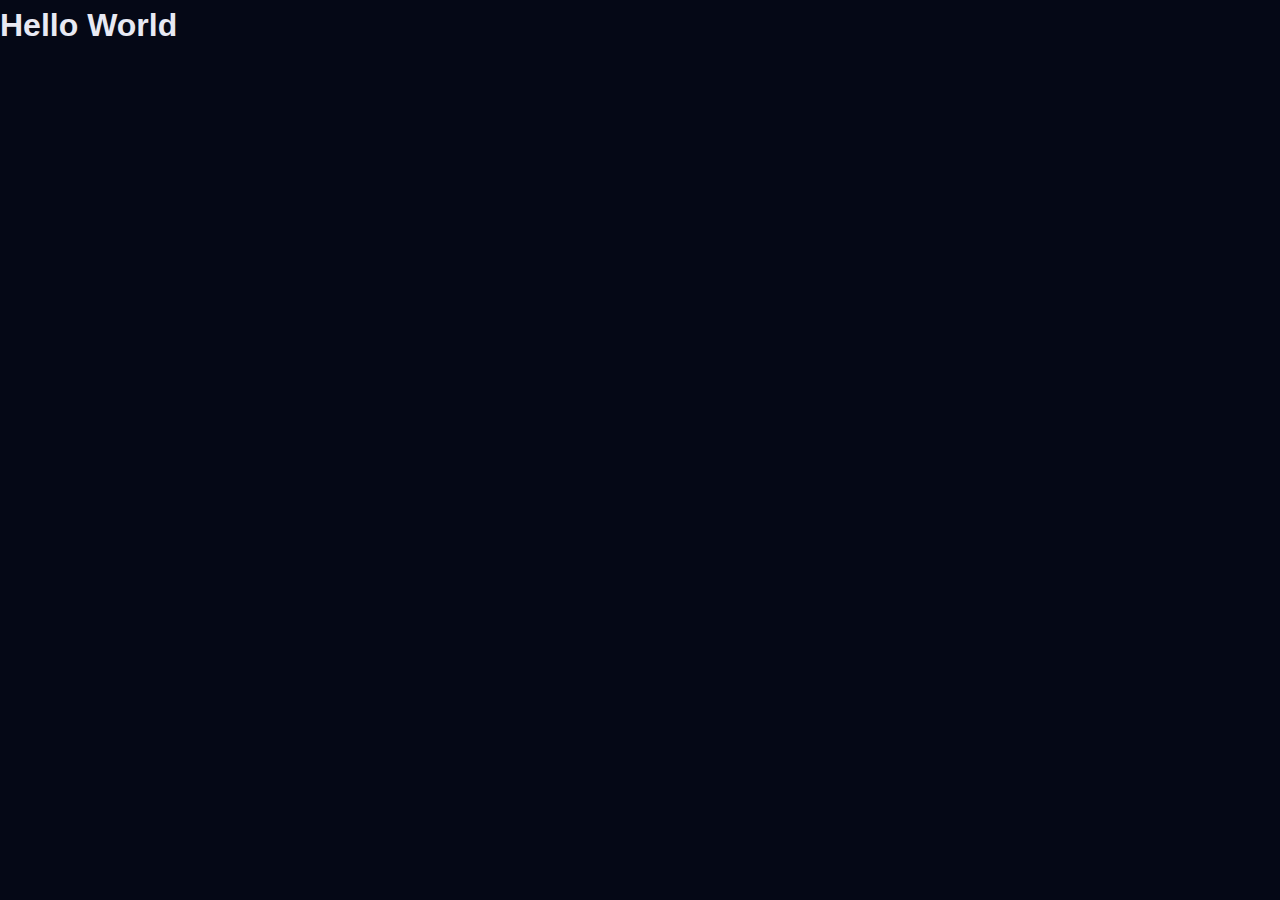
<file: index.html>
<!DOCTYPE html>
<html lang="en">
<head>
    <meta charset="UTF-8">
    <meta name="viewport" content="width=device-width, initial-scale=1.0">
    <link rel="stylesheet" href="styles.css">
    <title>Document</title>
</head>
<body>
    <h1>Hello World</h1>
</body>
</html>
</file>
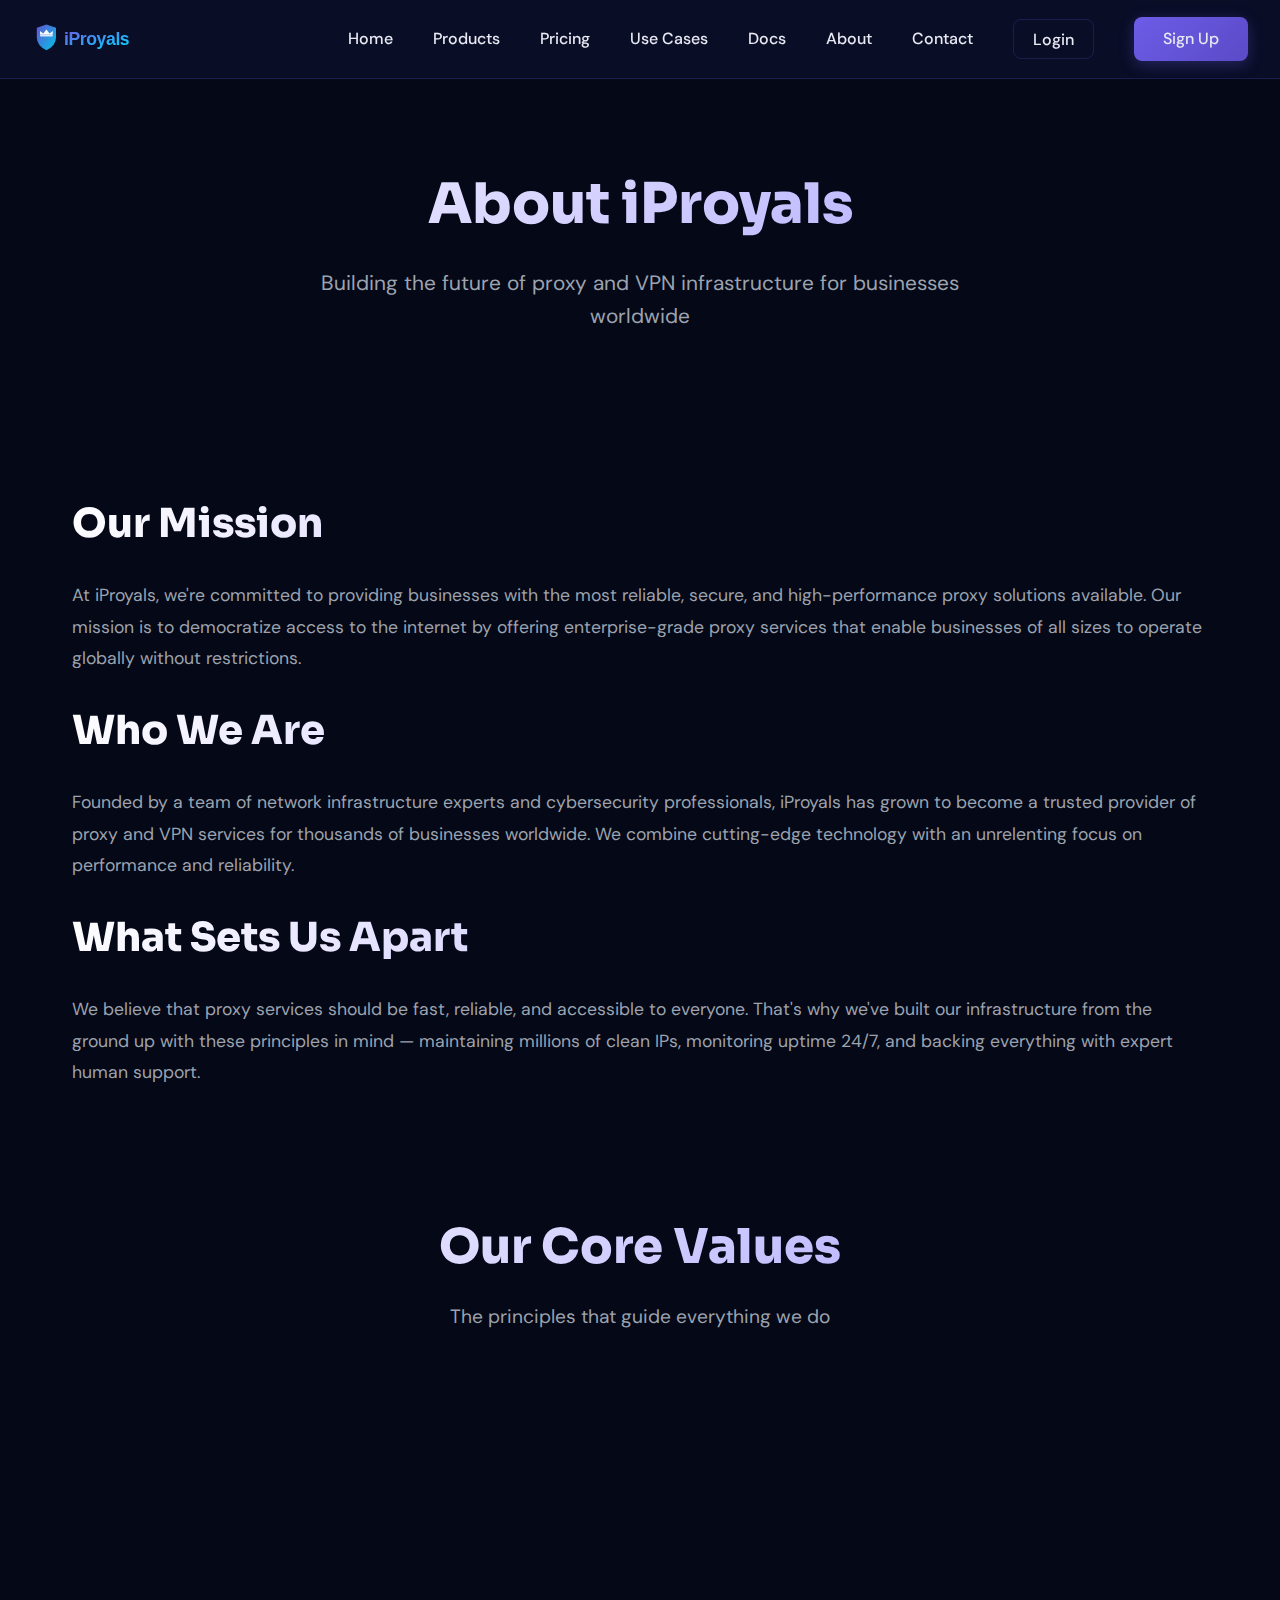
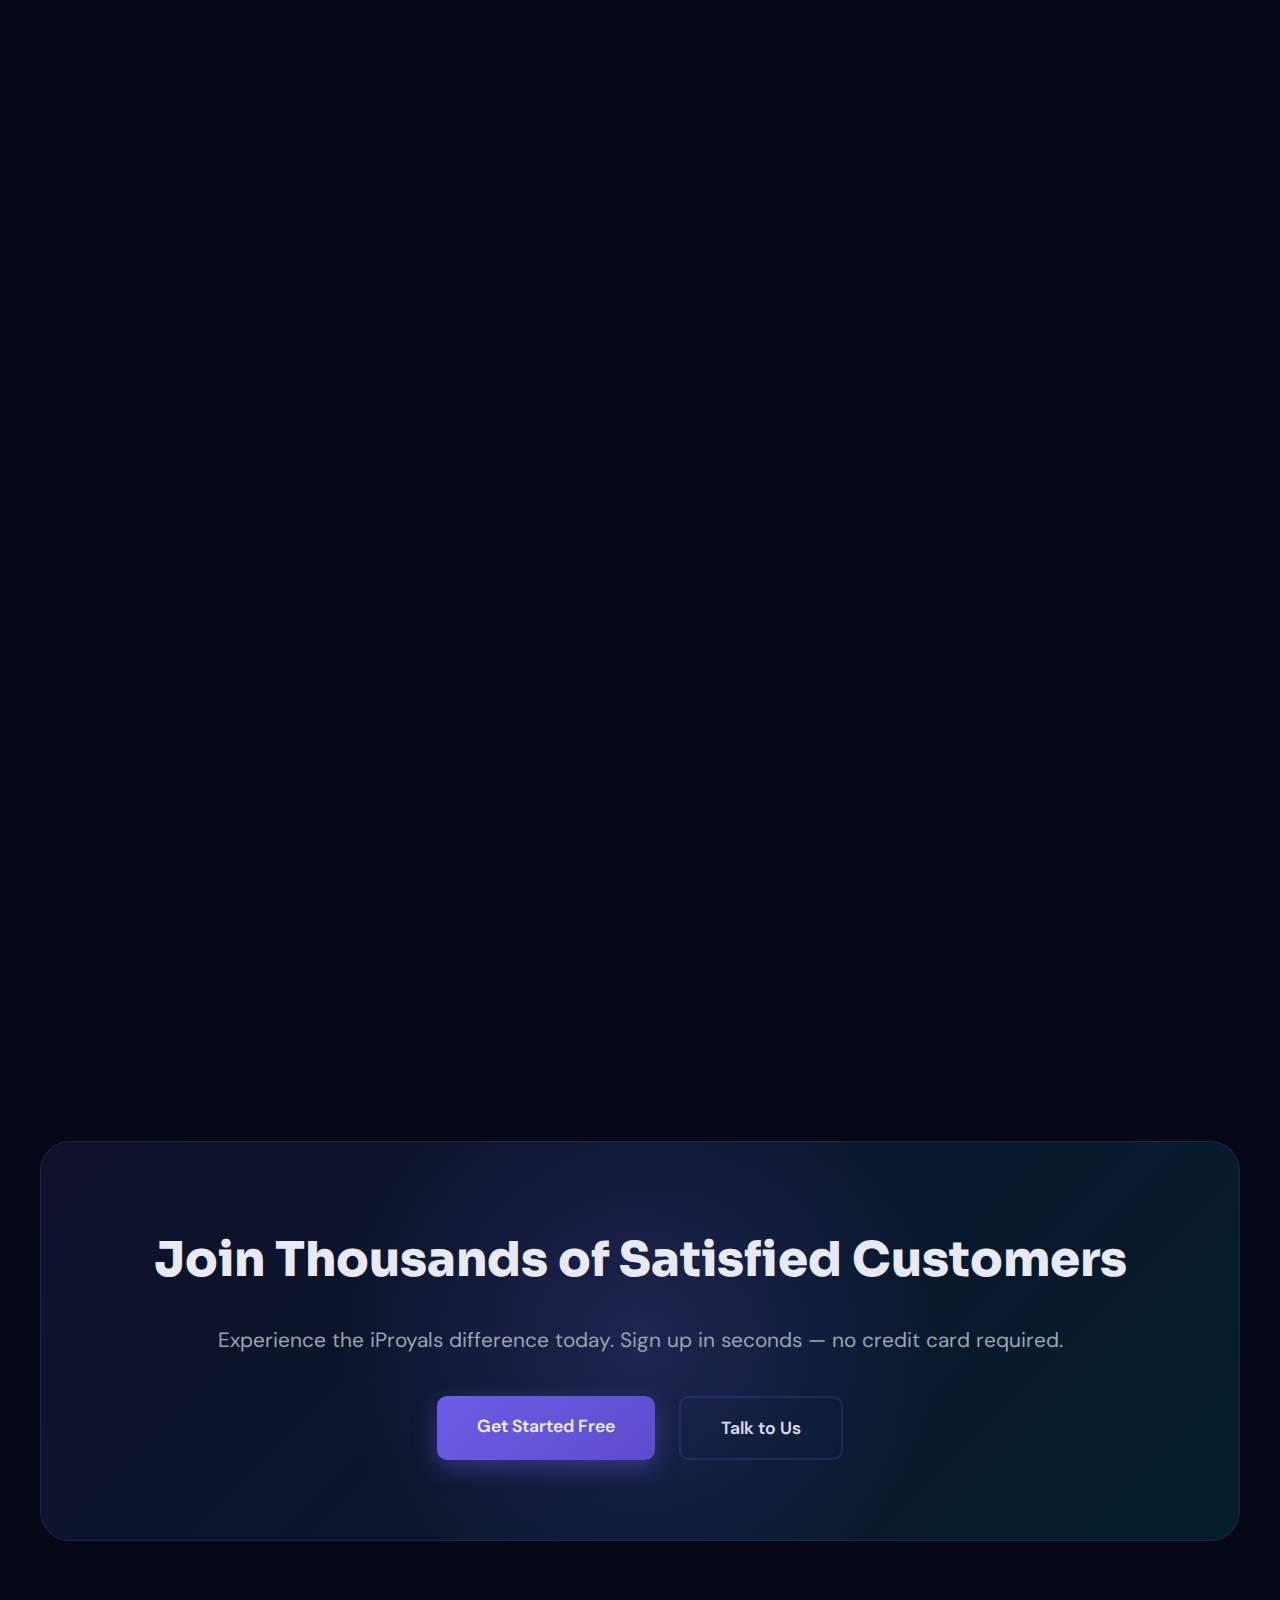
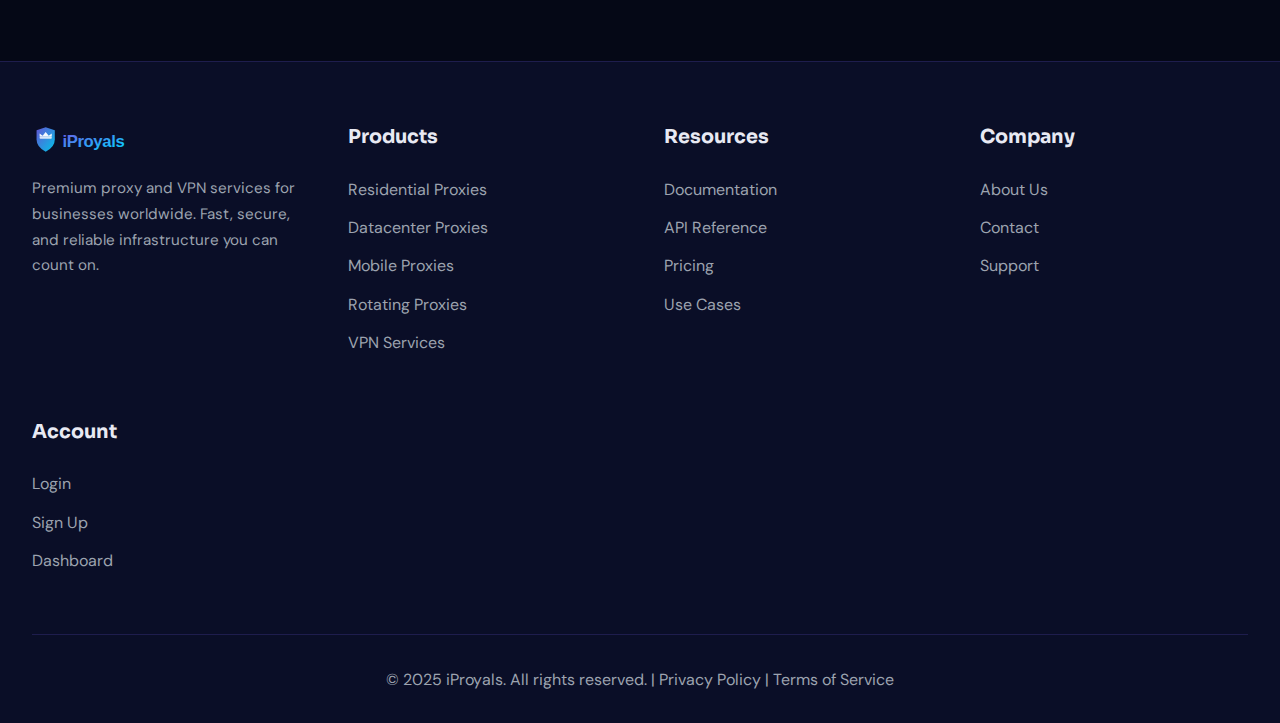
<file: about.html>
<!DOCTYPE html>
<html lang="en">
<head>
    <meta charset="UTF-8">
    <meta name="viewport" content="width=device-width, initial-scale=1.0">
    <meta name="description" content="About iProyals - Learn about our mission, values, and the team behind premium proxy services.">
    <title>About Us - iProyals</title>
    <link rel="icon" href="favicon.svg" type="image/svg+xml">
    <link rel="preconnect" href="https://fonts.googleapis.com">
    <link rel="preconnect" href="https://fonts.gstatic.com" crossorigin>
    <link href="https://fonts.googleapis.com/css2?family=Sora:wght@300;400;600;700;800&family=DM+Sans:wght@400;500;700&display=swap" rel="stylesheet">
    <link rel="stylesheet" href="styles.css">
</head>
<body>

    <!-- Navigation -->
    <nav>
        <div class="nav-container">
            <a href="index.html" class="logo-container">
                <img src="logo.svg" alt="iProyals Logo" class="logo-image">
            </a>
            <button class="mobile-menu-toggle" aria-label="Toggle menu">
                <span>☰</span>
            </button>
            <ul class="nav-menu">
                <li><a href="index.html">Home</a></li>
                <li><a href="products.html">Products</a></li>
                <li><a href="pricing.html">Pricing</a></li>
                <li><a href="use-cases.html">Use Cases</a></li>
                <li><a href="documentation.html">Docs</a></li>
                <li><a href="about.html">About</a></li>
                <li><a href="contact.html">Contact</a></li>
                <li><a href="https://myaccount.iproyals.shop/" class="nav-login">Login</a></li>
                <li><a href="https://myaccount.iproyals.shop/" class="cta-button">Sign Up</a></li>
            </ul>
        </div>
    </nav>

    <!-- Page Hero -->
    <div class="page-hero">
        <h1>About iProyals</h1>
        <p>Building the future of proxy and VPN infrastructure for businesses worldwide</p>
    </div>

    <!-- Mission Section -->
    <section class="content-section">
        <h2>Our Mission</h2>
        <p>At iProyals, we're committed to providing businesses with the most reliable, secure, and high-performance proxy solutions available. Our mission is to democratize access to the internet by offering enterprise-grade proxy services that enable businesses of all sizes to operate globally without restrictions.</p>

        <h2>Who We Are</h2>
        <p>Founded by a team of network infrastructure experts and cybersecurity professionals, iProyals has grown to become a trusted provider of proxy and VPN services for thousands of businesses worldwide. We combine cutting-edge technology with an unrelenting focus on performance and reliability.</p>

        <h2>What Sets Us Apart</h2>
        <p>We believe that proxy services should be fast, reliable, and accessible to everyone. That's why we've built our infrastructure from the ground up with these principles in mind — maintaining millions of clean IPs, monitoring uptime 24/7, and backing everything with expert human support.</p>
    </section>

    <!-- Values Grid -->
    <section>
        <h2 class="section-title">Our Core Values</h2>
        <p class="section-subtitle">The principles that guide everything we do</p>
        <div class="features-grid">
            <div class="feature-card">
                <div class="feature-icon">⚡</div>
                <h3>Performance First</h3>
                <p>Our globally distributed network ensures lightning-fast connections with minimal latency wherever you need to connect.</p>
            </div>
            <div class="feature-card">
                <div class="feature-icon">🔒</div>
                <h3>Security by Design</h3>
                <p>Military-grade encryption and a strict no-logs policy keep your data private and your operations secure.</p>
            </div>
            <div class="feature-card">
                <div class="feature-icon">🌍</div>
                <h3>Global Coverage</h3>
                <p>With presence in 195+ countries, we provide truly global access to the internet with pinpoint geo-targeting.</p>
            </div>
            <div class="feature-card">
                <div class="feature-icon">💎</div>
                <h3>Premium Quality</h3>
                <p>Every proxy is tested and verified to ensure maximum reliability and performance. We retire IPs that underperform.</p>
            </div>
            <div class="feature-card">
                <div class="feature-icon">🎯</div>
                <h3>Customer Focused</h3>
                <p>Our dedicated support team is available 24/7 to help you succeed — real people, not bots, with expertise that matters.</p>
            </div>
            <div class="feature-card">
                <div class="feature-icon">🚀</div>
                <h3>Innovation Driven</h3>
                <p>We continuously invest in new technologies and protocols to stay ahead of the curve and ahead of detection.</p>
            </div>
        </div>
    </section>

    <!-- Stats Section -->
    <div class="stats">
        <div class="stat-card">
            <div class="stat-number">10M+</div>
            <div class="stat-label">IP Addresses</div>
        </div>
        <div class="stat-card">
            <div class="stat-number">195+</div>
            <div class="stat-label">Countries</div>
        </div>
        <div class="stat-card">
            <div class="stat-number">99.9%</div>
            <div class="stat-label">Uptime</div>
        </div>
        <div class="stat-card">
            <div class="stat-number">5K+</div>
            <div class="stat-label">Happy Clients</div>
        </div>
    </div>

    <!-- CTA Section -->
    <section class="cta-section">
        <h2>Join Thousands of Satisfied Customers</h2>
        <p>Experience the iProyals difference today. Sign up in seconds — no credit card required.</p>
        <div class="hero-buttons">
            <a href="https://myaccount.iproyals.shop/" class="btn-primary">Get Started Free</a>
            <a href="contact.html" class="btn-secondary">Talk to Us</a>
        </div>
    </section>

    <!-- Footer -->
    <footer>
        <div class="footer-content">
            <div class="footer-section footer-brand">
                <a href="index.html" class="logo-container">
                    <img src="logo.svg" alt="iProyals" class="footer-logo">
                </a>
                <p>Premium proxy and VPN services for businesses worldwide. Fast, secure, and reliable infrastructure you can count on.</p>
            </div>
            <div class="footer-section">
                <h4>Products</h4>
                <ul>
                    <li><a href="products.html#residential">Residential Proxies</a></li>
                    <li><a href="products.html#datacenter">Datacenter Proxies</a></li>
                    <li><a href="products.html#mobile">Mobile Proxies</a></li>
                    <li><a href="products.html#rotating">Rotating Proxies</a></li>
                    <li><a href="products.html#vpn">VPN Services</a></li>
                </ul>
            </div>
            <div class="footer-section">
                <h4>Resources</h4>
                <ul>
                    <li><a href="documentation.html">Documentation</a></li>
                    <li><a href="documentation.html#api">API Reference</a></li>
                    <li><a href="pricing.html">Pricing</a></li>
                    <li><a href="use-cases.html">Use Cases</a></li>
                </ul>
            </div>
            <div class="footer-section">
                <h4>Company</h4>
                <ul>
                    <li><a href="about.html">About Us</a></li>
                    <li><a href="contact.html">Contact</a></li>
                    <li><a href="contact.html">Support</a></li>
                </ul>
            </div>
            <div class="footer-section">
                <h4>Account</h4>
                <ul>
                    <li><a href="https://myaccount.iproyals.shop/">Login</a></li>
                    <li><a href="https://myaccount.iproyals.shop/">Sign Up</a></li>
                    <li><a href="https://myaccount.iproyals.shop/">Dashboard</a></li>
                </ul>
            </div>
        </div>
        <div class="footer-bottom">
            <p>&copy; 2025 iProyals. All rights reserved. | <a href="#">Privacy Policy</a> | <a href="#">Terms of Service</a></p>
        </div>
    </footer>

    <script src="main.js"></script>
</body>
</html>
</file>
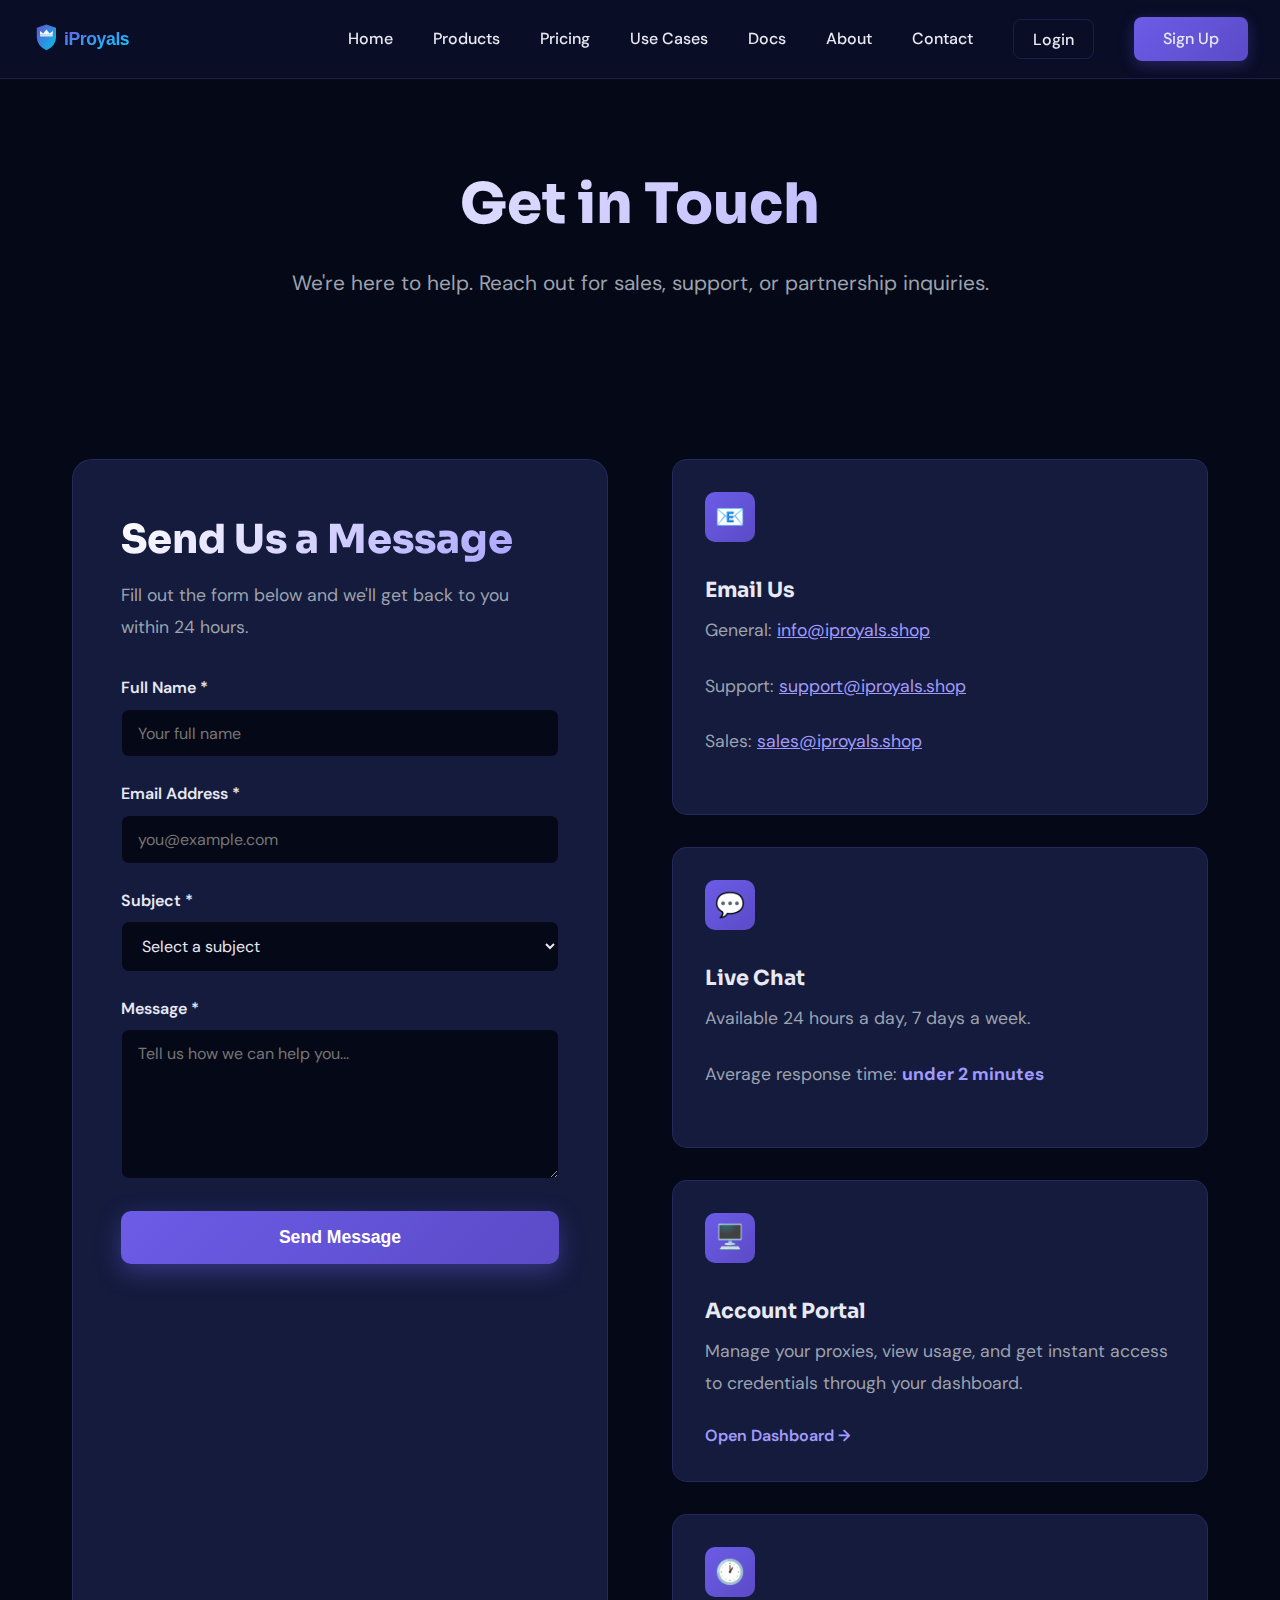
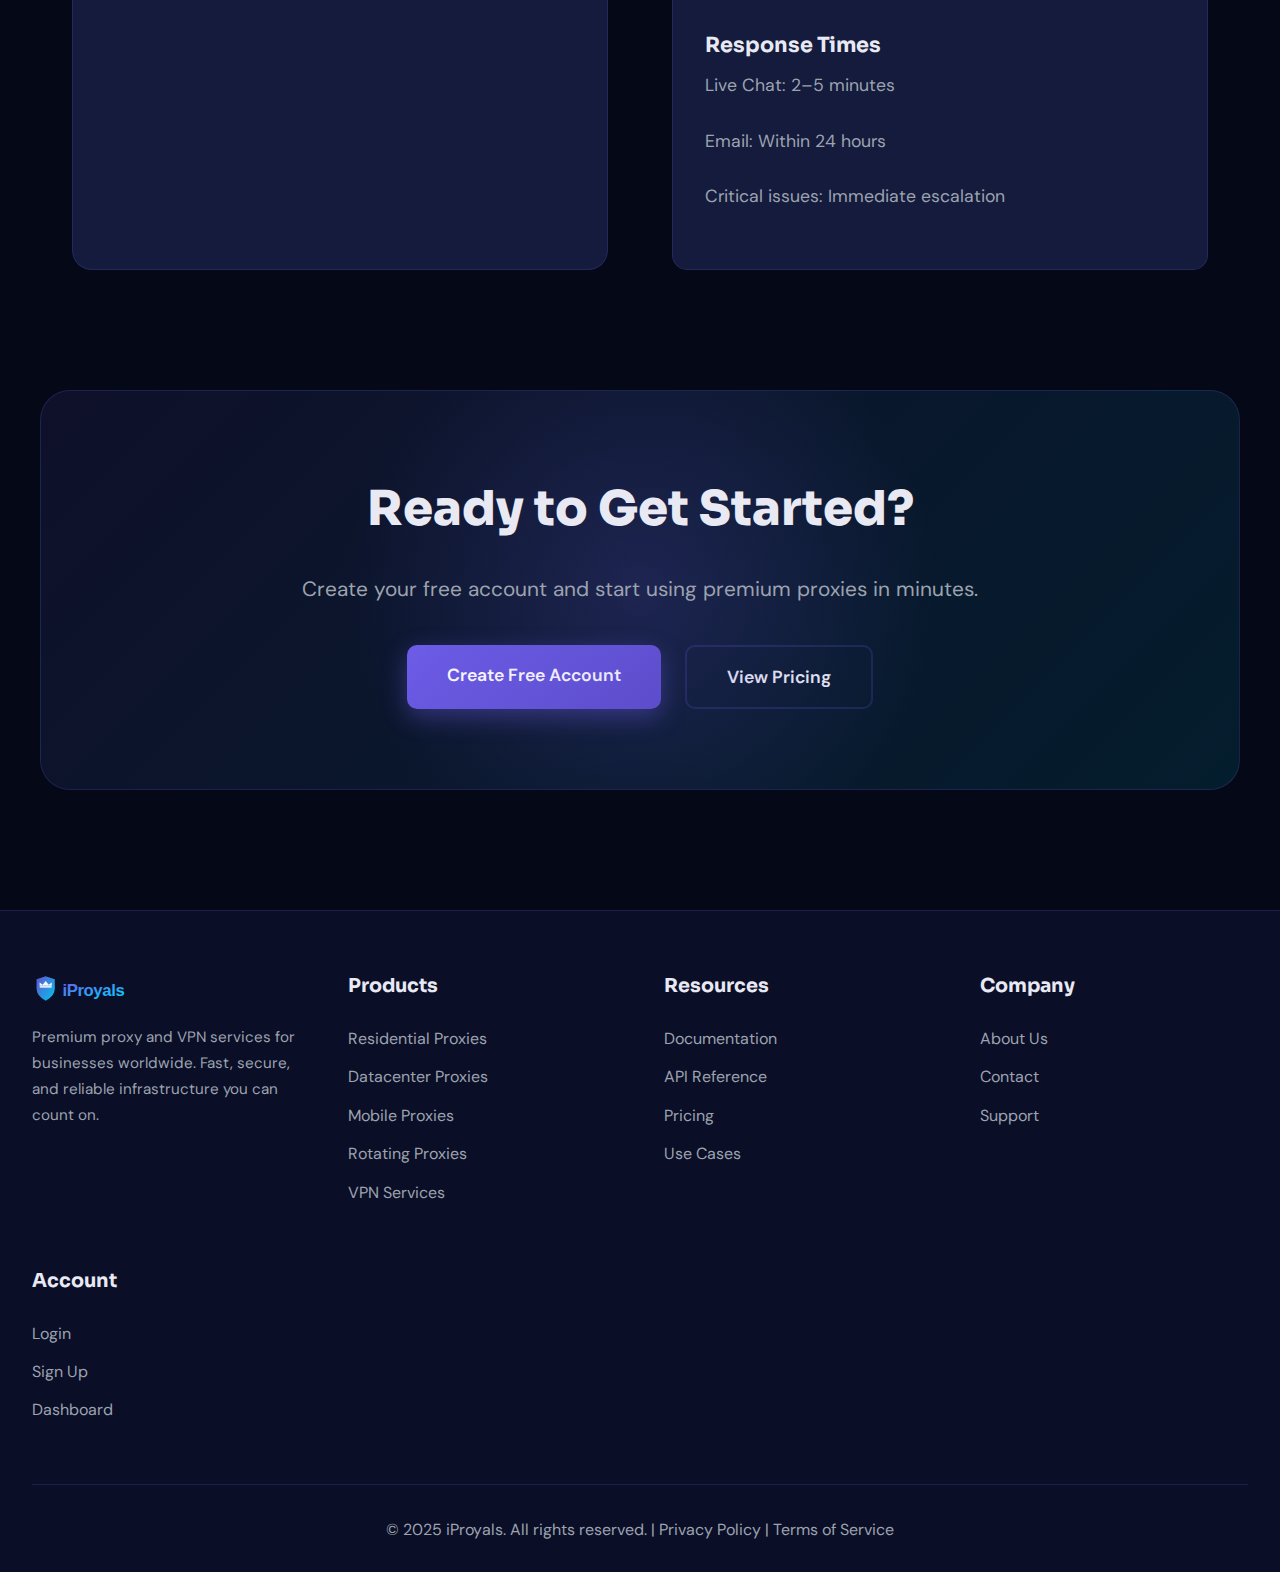
<file: contact.html>
<!DOCTYPE html>
<html lang="en">
<head>
    <meta charset="UTF-8">
    <meta name="viewport" content="width=device-width, initial-scale=1.0">
    <meta name="description" content="Contact iProyals - Get in touch with our expert team for support, sales, and partnerships.">
    <title>Contact Us - iProyals</title>
    <link rel="icon" href="favicon.svg" type="image/svg+xml">
    <link rel="preconnect" href="https://fonts.googleapis.com">
    <link rel="preconnect" href="https://fonts.gstatic.com" crossorigin>
    <link href="https://fonts.googleapis.com/css2?family=Sora:wght@300;400;600;700;800&family=DM+Sans:wght@400;500;700&display=swap" rel="stylesheet">
    <link rel="stylesheet" href="styles.css">
</head>
<body>

    <!-- Navigation -->
    <nav>
        <div class="nav-container">
            <a href="index.html" class="logo-container">
                <img src="logo.svg" alt="iProyals Logo" class="logo-image">
            </a>
            <button class="mobile-menu-toggle" aria-label="Toggle menu">
                <span>☰</span>
            </button>
            <ul class="nav-menu">
                <li><a href="index.html">Home</a></li>
                <li><a href="products.html">Products</a></li>
                <li><a href="pricing.html">Pricing</a></li>
                <li><a href="use-cases.html">Use Cases</a></li>
                <li><a href="documentation.html">Docs</a></li>
                <li><a href="about.html">About</a></li>
                <li><a href="contact.html">Contact</a></li>
                <li><a href="https://myaccount.iproyals.shop/" class="nav-login" target="_blank" rel="noopener">Login</a></li>
                <li><a href="https://myaccount.iproyals.shop/" class="cta-button" target="_blank" rel="noopener">Sign Up</a></li>
            </ul>
        </div>
    </nav>

    <!-- Page Hero -->
    <div class="page-hero">
        <h1>Get in Touch</h1>
        <p>We're here to help. Reach out for sales, support, or partnership inquiries.</p>
    </div>

    <!-- Contact Grid -->
    <section class="content-section">
        <div class="contact-grid">
            <div class="contact-form">
                <h2 style="margin-bottom: 0.5rem;">Send Us a Message</h2>
                <p style="color: var(--text-gray); margin-bottom: 2rem;">Fill out the form below and we'll get back to you within 24 hours.</p>
                <form>
                    <div class="form-group">
                        <label for="name">Full Name *</label>
                        <input type="text" id="name" name="name" placeholder="Your full name" required>
                    </div>
                    <div class="form-group">
                        <label for="email">Email Address *</label>
                        <input type="email" id="email" name="email" placeholder="you@example.com" required>
                    </div>
                    <div class="form-group">
                        <label for="subject">Subject *</label>
                        <select id="subject" name="subject" required>
                            <option value="">Select a subject</option>
                            <option value="sales">Sales Inquiry</option>
                            <option value="support">Technical Support</option>
                            <option value="billing">Billing Question</option>
                            <option value="partnership">Partnership Opportunity</option>
                            <option value="other">Other</option>
                        </select>
                    </div>
                    <div class="form-group">
                        <label for="message">Message *</label>
                        <textarea id="message" name="message" placeholder="Tell us how we can help you..." required></textarea>
                    </div>
                    <button type="submit" class="btn-primary" style="width:100%;">Send Message</button>
                </form>
            </div>

            <div class="contact-info">
                <div class="info-card">
                    <div class="info-icon">📧</div>
                    <h3>Email Us</h3>
                    <p>General: <a href="mailto:info@iproyals.shop" style="color:var(--primary-light);">info@iproyals.shop</a></p>
                    <p>Support: <a href="mailto:support@iproyals.shop" style="color:var(--primary-light);">support@iproyals.shop</a></p>
                    <p>Sales: <a href="mailto:sales@iproyals.shop" style="color:var(--primary-light);">sales@iproyals.shop</a></p>
                </div>

                <div class="info-card">
                    <div class="info-icon">💬</div>
                    <h3>Live Chat</h3>
                    <p>Available 24 hours a day, 7 days a week.</p>
                    <p style="margin-top:0.5rem;">Average response time: <strong style="color:var(--primary-light);">under 2 minutes</strong></p>
                </div>

                <div class="info-card">
                    <div class="info-icon">🖥️</div>
                    <h3>Account Portal</h3>
                    <p>Manage your proxies, view usage, and get instant access to credentials through your dashboard.</p>
                    <a href="https://myaccount.iproyals.shop/" target="_blank" rel="noopener" style="color: var(--primary-light); text-decoration: none; font-weight:600;">Open Dashboard →</a>
                </div>

                <div class="info-card">
                    <div class="info-icon">🕐</div>
                    <h3>Response Times</h3>
                    <p>Live Chat: 2–5 minutes</p>
                    <p>Email: Within 24 hours</p>
                    <p>Critical issues: Immediate escalation</p>
                </div>
            </div>
        </div>
    </section>

    <!-- CTA Section -->
    <section class="cta-section">
        <h2>Ready to Get Started?</h2>
        <p>Create your free account and start using premium proxies in minutes.</p>
        <div class="hero-buttons">
            <a href="https://myaccount.iproyals.shop/" class="btn-primary" target="_blank" rel="noopener">Create Free Account</a>
            <a href="pricing.html" class="btn-secondary">View Pricing</a>
        </div>
    </section>

    <!-- Footer -->
    <footer>
        <div class="footer-content">
            <div class="footer-section footer-brand">
                <a href="index.html" class="logo-container">
                    <img src="logo.svg" alt="iProyals" class="footer-logo">
                </a>
                <p>Premium proxy and VPN services for businesses worldwide. Fast, secure, and reliable infrastructure you can count on.</p>
            </div>
            <div class="footer-section">
                <h4>Products</h4>
                <ul>
                    <li><a href="products.html#residential">Residential Proxies</a></li>
                    <li><a href="products.html#datacenter">Datacenter Proxies</a></li>
                    <li><a href="products.html#mobile">Mobile Proxies</a></li>
                    <li><a href="products.html#rotating">Rotating Proxies</a></li>
                    <li><a href="products.html#vpn">VPN Services</a></li>
                </ul>
            </div>
            <div class="footer-section">
                <h4>Resources</h4>
                <ul>
                    <li><a href="documentation.html">Documentation</a></li>
                    <li><a href="documentation.html#api">API Reference</a></li>
                    <li><a href="pricing.html">Pricing</a></li>
                    <li><a href="use-cases.html">Use Cases</a></li>
                </ul>
            </div>
            <div class="footer-section">
                <h4>Company</h4>
                <ul>
                    <li><a href="about.html">About Us</a></li>
                    <li><a href="contact.html">Contact</a></li>
                    <li><a href="contact.html">Support</a></li>
                </ul>
            </div>
            <div class="footer-section">
                <h4>Account</h4>
                <ul>
                    <li><a href="https://myaccount.iproyals.shop/" target="_blank" rel="noopener">Login</a></li>
                    <li><a href="https://myaccount.iproyals.shop/" target="_blank" rel="noopener">Sign Up</a></li>
                    <li><a href="https://myaccount.iproyals.shop/" target="_blank" rel="noopener">Dashboard</a></li>
                </ul>
            </div>
        </div>
        <div class="footer-bottom">
            <p>&copy; 2025 iProyals. All rights reserved. | <a href="#">Privacy Policy</a> | <a href="#">Terms of Service</a></p>
        </div>
    </footer>

    <script src="main.js"></script>
</body>
</html>
</file>
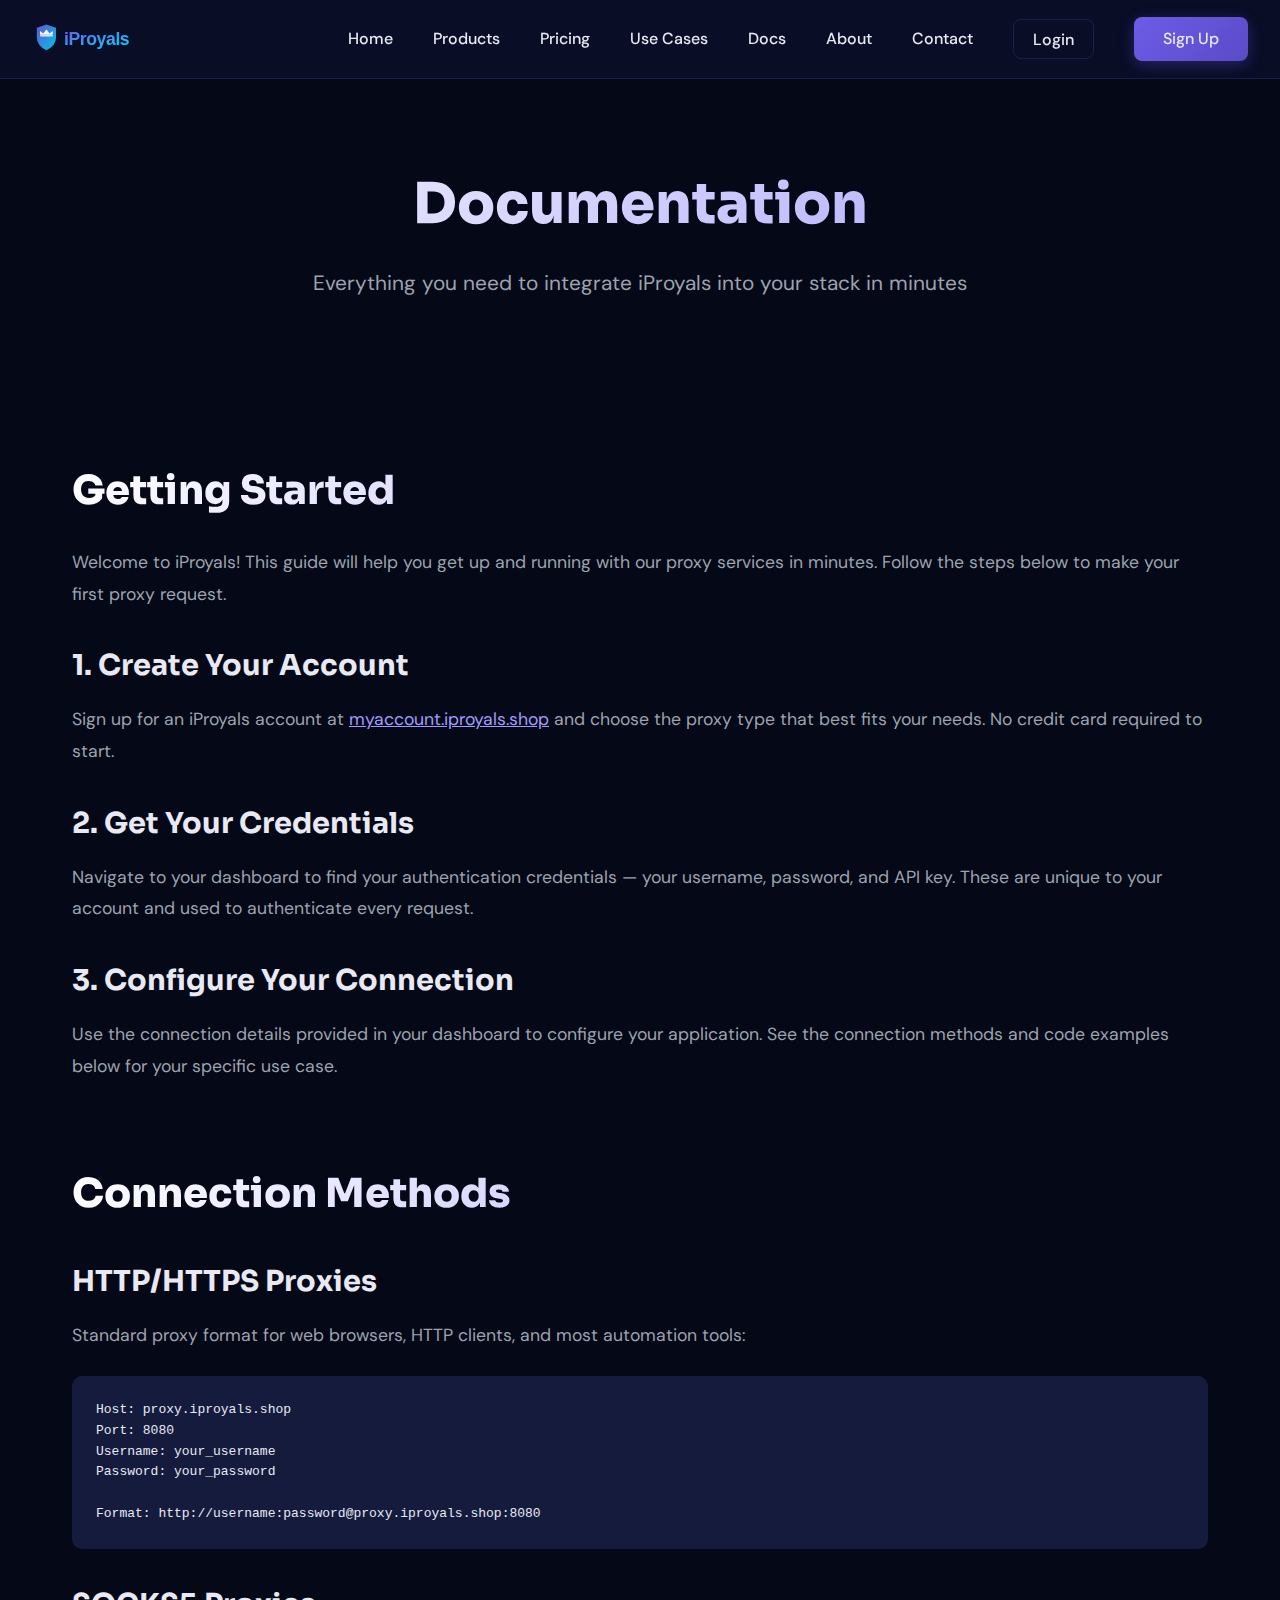
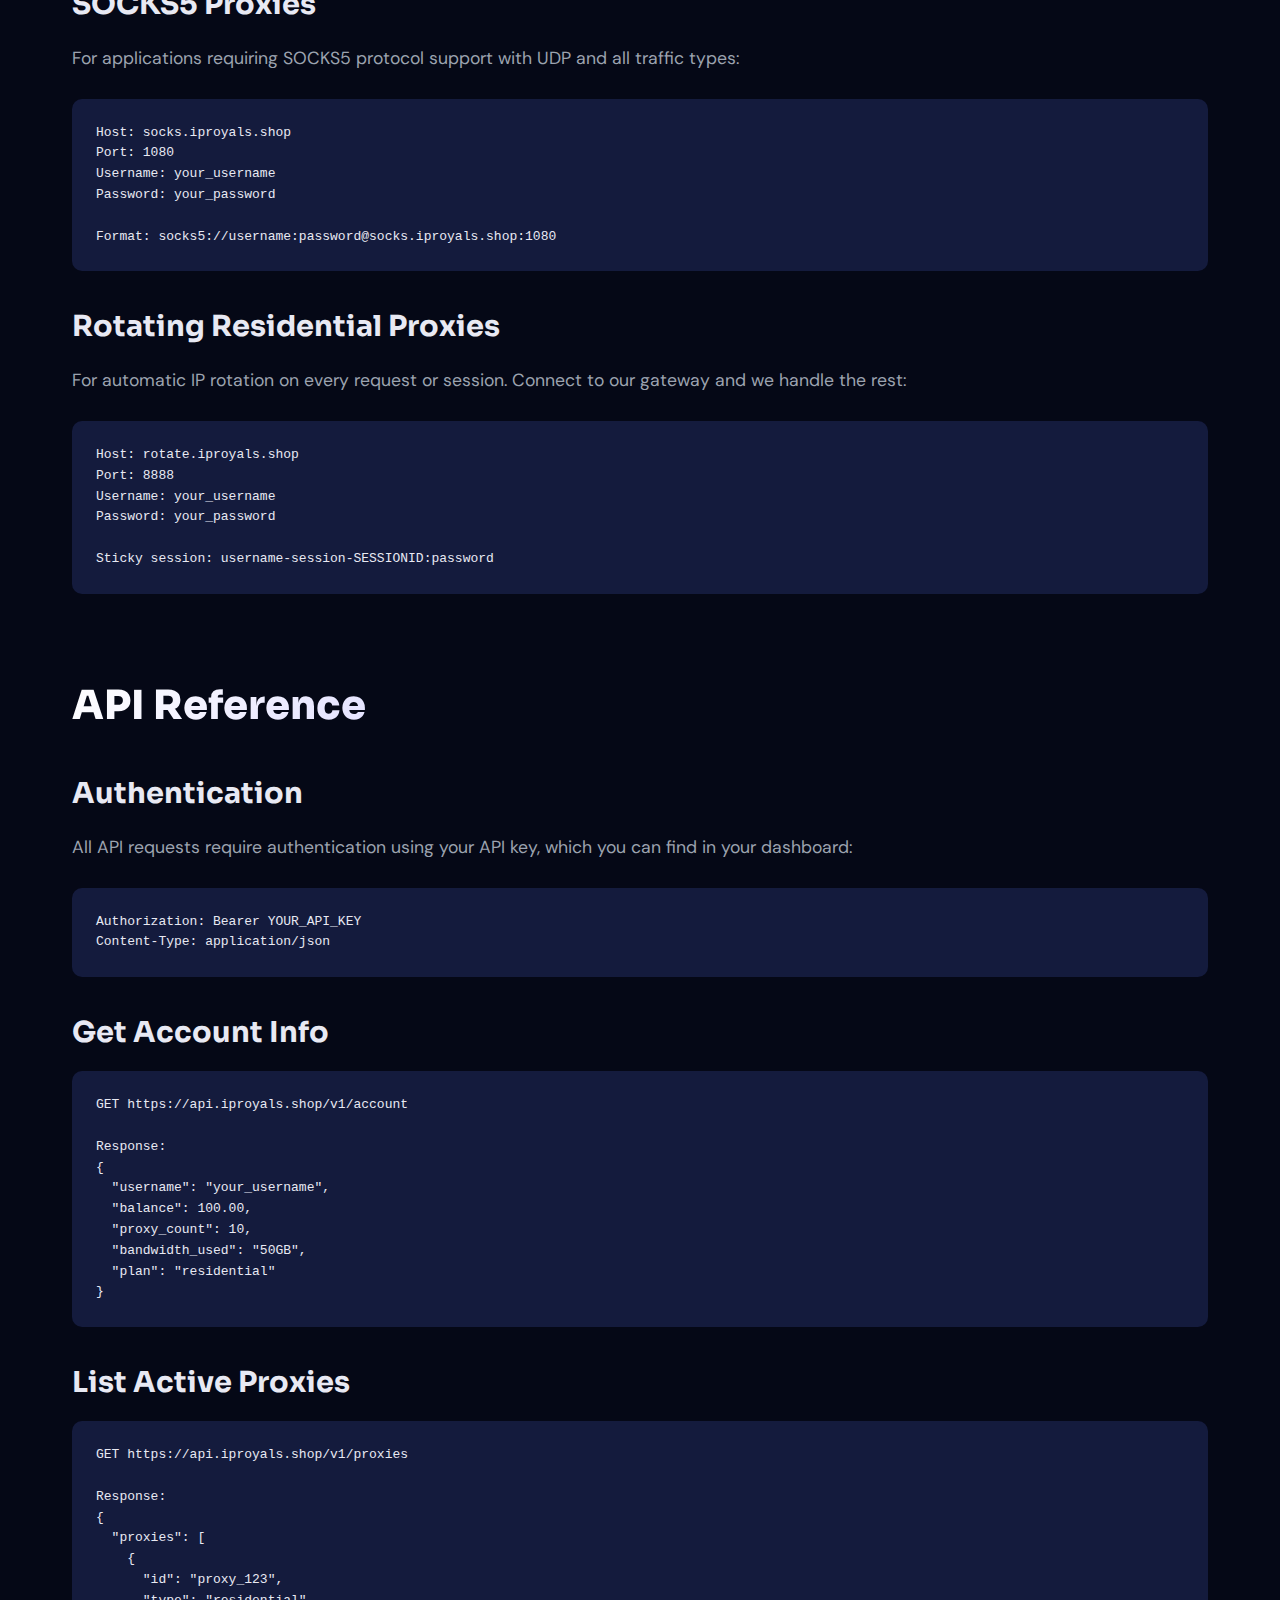
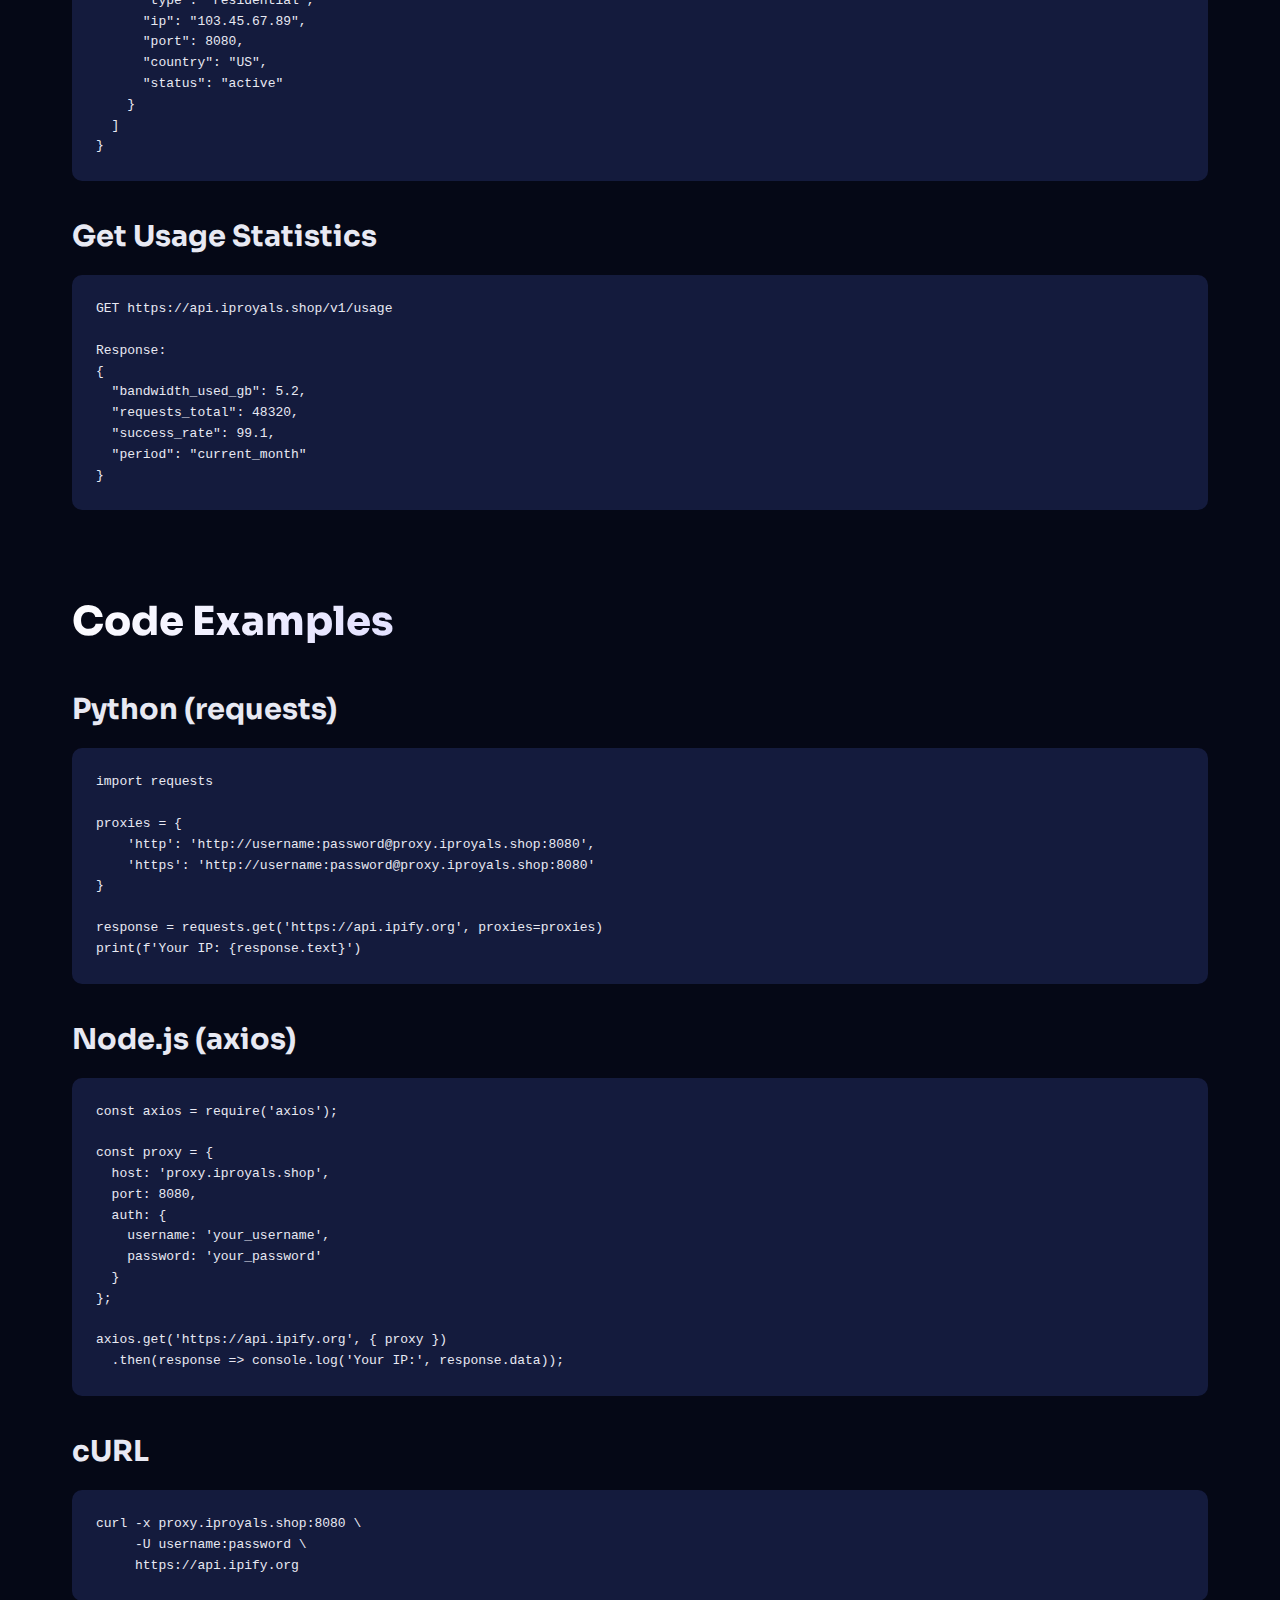
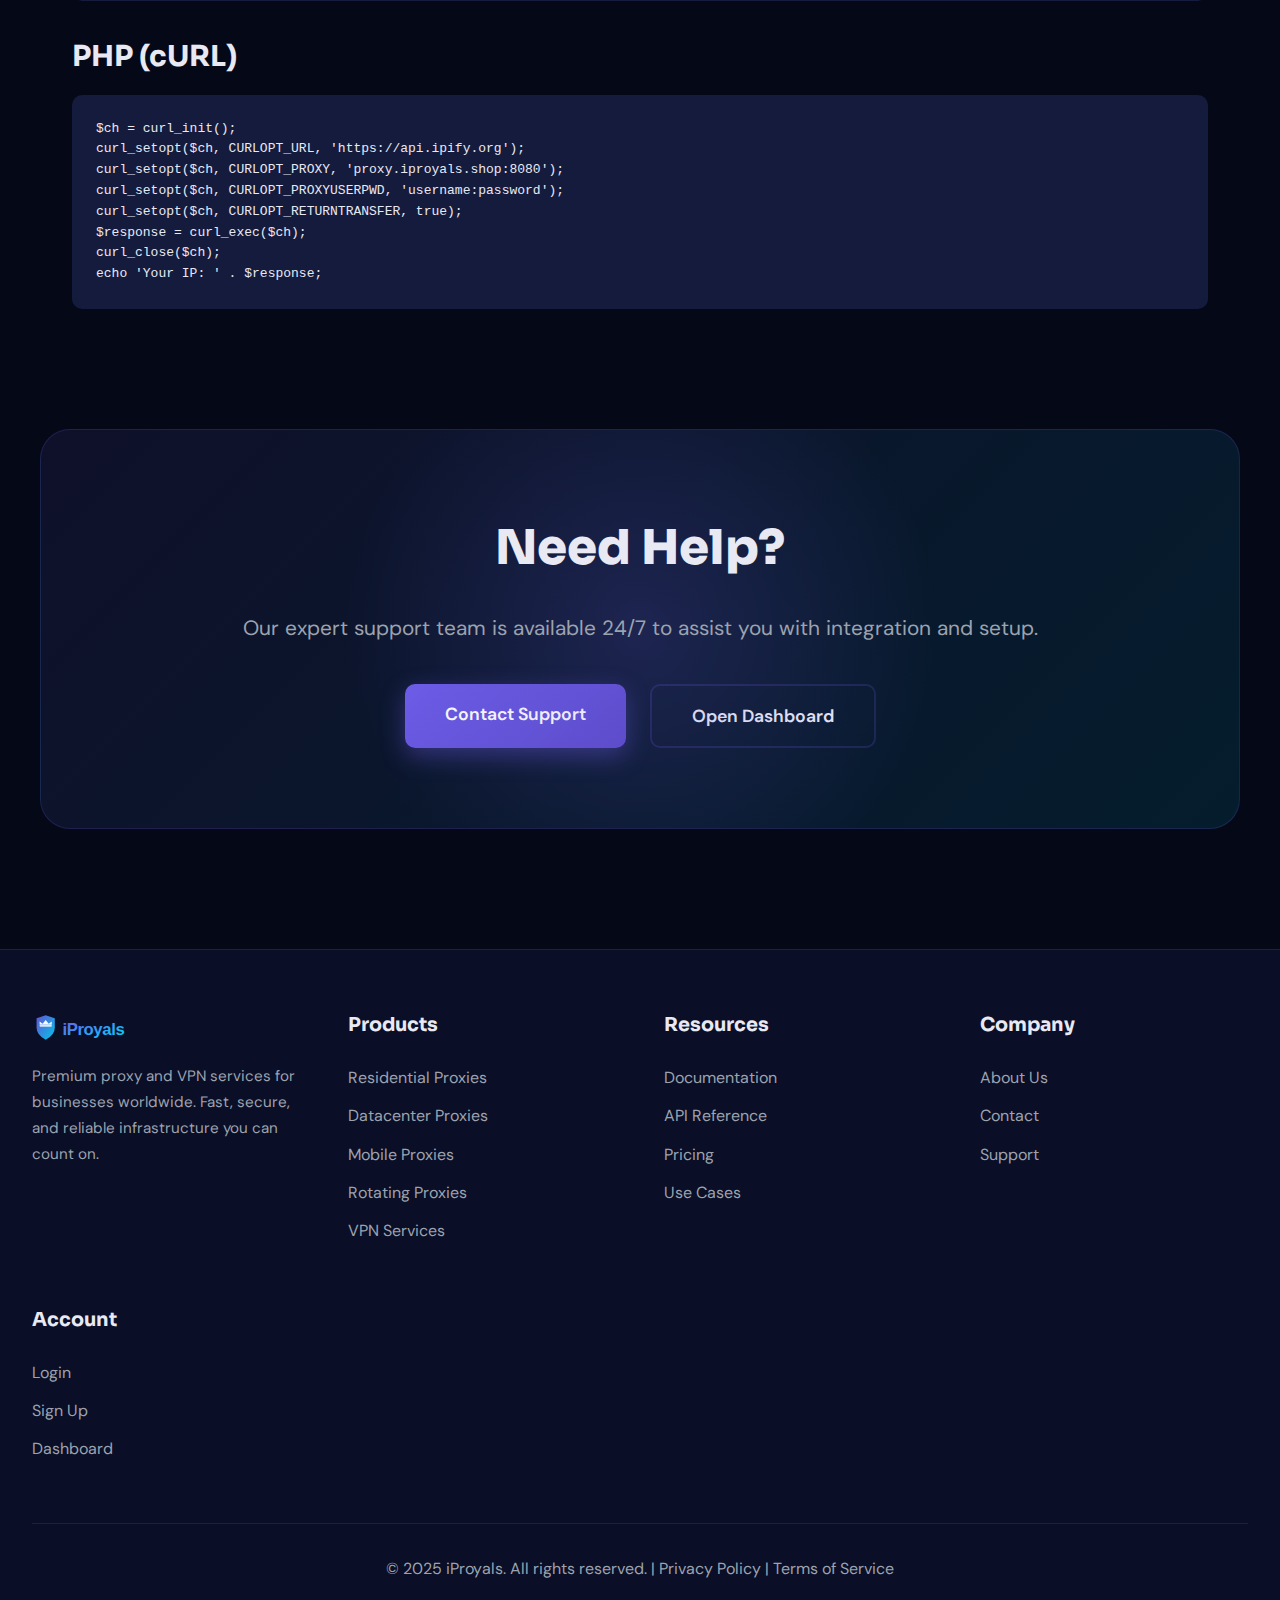
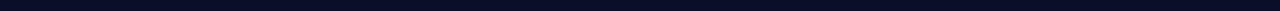
<file: documentation.html>
<!DOCTYPE html>
<html lang="en">
<head>
    <meta charset="UTF-8">
    <meta name="viewport" content="width=device-width, initial-scale=1.0">
    <meta name="description" content="iProyals Documentation - API reference, integration guides, and code examples for all proxy services.">
    <title>Documentation - iProyals</title>
    <link rel="icon" href="favicon.svg" type="image/svg+xml">
    <link rel="preconnect" href="https://fonts.googleapis.com">
    <link rel="preconnect" href="https://fonts.gstatic.com" crossorigin>
    <link href="https://fonts.googleapis.com/css2?family=Sora:wght@300;400;600;700;800&family=DM+Sans:wght@400;500;700&display=swap" rel="stylesheet">
    <link rel="stylesheet" href="styles.css">
</head>
<body>

    <!-- Navigation -->
    <nav>
        <div class="nav-container">
            <a href="index.html" class="logo-container">
                <img src="logo.svg" alt="iProyals Logo" class="logo-image">
            </a>
            <button class="mobile-menu-toggle" aria-label="Toggle menu">
                <span>☰</span>
            </button>
            <ul class="nav-menu">
                <li><a href="index.html">Home</a></li>
                <li><a href="products.html">Products</a></li>
                <li><a href="pricing.html">Pricing</a></li>
                <li><a href="use-cases.html">Use Cases</a></li>
                <li><a href="documentation.html">Docs</a></li>
                <li><a href="about.html">About</a></li>
                <li><a href="contact.html">Contact</a></li>
                <li><a href="https://myaccount.iproyals.shop/" class="nav-login" target="_blank" rel="noopener">Login</a></li>
                <li><a href="https://myaccount.iproyals.shop/" class="cta-button" target="_blank" rel="noopener">Sign Up</a></li>
            </ul>
        </div>
    </nav>

    <!-- Page Hero -->
    <div class="page-hero">
        <h1>Documentation</h1>
        <p>Everything you need to integrate iProyals into your stack in minutes</p>
    </div>

    <!-- Getting Started -->
    <section class="content-section">
        <h2>Getting Started</h2>
        <p>Welcome to iProyals! This guide will help you get up and running with our proxy services in minutes. Follow the steps below to make your first proxy request.</p>

        <h3>1. Create Your Account</h3>
        <p>Sign up for an iProyals account at <a href="https://myaccount.iproyals.shop/" target="_blank" rel="noopener" style="color:var(--primary-light);">myaccount.iproyals.shop</a> and choose the proxy type that best fits your needs. No credit card required to start.</p>

        <h3>2. Get Your Credentials</h3>
        <p>Navigate to your dashboard to find your authentication credentials — your username, password, and API key. These are unique to your account and used to authenticate every request.</p>

        <h3>3. Configure Your Connection</h3>
        <p>Use the connection details provided in your dashboard to configure your application. See the connection methods and code examples below for your specific use case.</p>
    </section>

    <!-- Connection Methods -->
    <section class="content-section">
        <h2>Connection Methods</h2>

        <h3>HTTP/HTTPS Proxies</h3>
        <p>Standard proxy format for web browsers, HTTP clients, and most automation tools:</p>
        <pre>Host: proxy.iproyals.shop
Port: 8080
Username: your_username
Password: your_password

Format: http://username:password@proxy.iproyals.shop:8080</pre>

        <h3>SOCKS5 Proxies</h3>
        <p>For applications requiring SOCKS5 protocol support with UDP and all traffic types:</p>
        <pre>Host: socks.iproyals.shop
Port: 1080
Username: your_username
Password: your_password

Format: socks5://username:password@socks.iproyals.shop:1080</pre>

        <h3>Rotating Residential Proxies</h3>
        <p>For automatic IP rotation on every request or session. Connect to our gateway and we handle the rest:</p>
        <pre>Host: rotate.iproyals.shop
Port: 8888
Username: your_username
Password: your_password

Sticky session: username-session-SESSIONID:password</pre>
    </section>

    <!-- API Reference -->
    <section class="content-section" id="api">
        <h2>API Reference</h2>

        <h3>Authentication</h3>
        <p>All API requests require authentication using your API key, which you can find in your dashboard:</p>
        <pre>Authorization: Bearer YOUR_API_KEY
Content-Type: application/json</pre>

        <h3>Get Account Info</h3>
        <pre>GET https://api.iproyals.shop/v1/account

Response:
{
  "username": "your_username",
  "balance": 100.00,
  "proxy_count": 10,
  "bandwidth_used": "50GB",
  "plan": "residential"
}</pre>

        <h3>List Active Proxies</h3>
        <pre>GET https://api.iproyals.shop/v1/proxies

Response:
{
  "proxies": [
    {
      "id": "proxy_123",
      "type": "residential",
      "ip": "103.45.67.89",
      "port": 8080,
      "country": "US",
      "status": "active"
    }
  ]
}</pre>

        <h3>Get Usage Statistics</h3>
        <pre>GET https://api.iproyals.shop/v1/usage

Response:
{
  "bandwidth_used_gb": 5.2,
  "requests_total": 48320,
  "success_rate": 99.1,
  "period": "current_month"
}</pre>
    </section>

    <!-- Code Examples -->
    <section class="content-section">
        <h2>Code Examples</h2>

        <h3>Python (requests)</h3>
        <pre>import requests

proxies = {
    'http': 'http://username:password@proxy.iproyals.shop:8080',
    'https': 'http://username:password@proxy.iproyals.shop:8080'
}

response = requests.get('https://api.ipify.org', proxies=proxies)
print(f'Your IP: {response.text}')</pre>

        <h3>Node.js (axios)</h3>
        <pre>const axios = require('axios');

const proxy = {
  host: 'proxy.iproyals.shop',
  port: 8080,
  auth: {
    username: 'your_username',
    password: 'your_password'
  }
};

axios.get('https://api.ipify.org', { proxy })
  .then(response => console.log('Your IP:', response.data));</pre>

        <h3>cURL</h3>
        <pre>curl -x proxy.iproyals.shop:8080 \
     -U username:password \
     https://api.ipify.org</pre>

        <h3>PHP (cURL)</h3>
        <pre>$ch = curl_init();
curl_setopt($ch, CURLOPT_URL, 'https://api.ipify.org');
curl_setopt($ch, CURLOPT_PROXY, 'proxy.iproyals.shop:8080');
curl_setopt($ch, CURLOPT_PROXYUSERPWD, 'username:password');
curl_setopt($ch, CURLOPT_RETURNTRANSFER, true);
$response = curl_exec($ch);
curl_close($ch);
echo 'Your IP: ' . $response;</pre>
    </section>

    <!-- CTA Section -->
    <section class="cta-section">
        <h2>Need Help?</h2>
        <p>Our expert support team is available 24/7 to assist you with integration and setup.</p>
        <div class="hero-buttons">
            <a href="contact.html" class="btn-primary">Contact Support</a>
            <a href="https://myaccount.iproyals.shop/" class="btn-secondary" target="_blank" rel="noopener">Open Dashboard</a>
        </div>
    </section>

    <!-- Footer -->
    <footer>
        <div class="footer-content">
            <div class="footer-section footer-brand">
                <a href="index.html" class="logo-container">
                    <img src="logo.svg" alt="iProyals" class="footer-logo">
                </a>
                <p>Premium proxy and VPN services for businesses worldwide. Fast, secure, and reliable infrastructure you can count on.</p>
            </div>
            <div class="footer-section">
                <h4>Products</h4>
                <ul>
                    <li><a href="products.html#residential">Residential Proxies</a></li>
                    <li><a href="products.html#datacenter">Datacenter Proxies</a></li>
                    <li><a href="products.html#mobile">Mobile Proxies</a></li>
                    <li><a href="products.html#rotating">Rotating Proxies</a></li>
                    <li><a href="products.html#vpn">VPN Services</a></li>
                </ul>
            </div>
            <div class="footer-section">
                <h4>Resources</h4>
                <ul>
                    <li><a href="documentation.html">Documentation</a></li>
                    <li><a href="documentation.html#api">API Reference</a></li>
                    <li><a href="pricing.html">Pricing</a></li>
                    <li><a href="use-cases.html">Use Cases</a></li>
                </ul>
            </div>
            <div class="footer-section">
                <h4>Company</h4>
                <ul>
                    <li><a href="about.html">About Us</a></li>
                    <li><a href="contact.html">Contact</a></li>
                    <li><a href="contact.html">Support</a></li>
                </ul>
            </div>
            <div class="footer-section">
                <h4>Account</h4>
                <ul>
                    <li><a href="https://myaccount.iproyals.shop/" target="_blank" rel="noopener">Login</a></li>
                    <li><a href="https://myaccount.iproyals.shop/" target="_blank" rel="noopener">Sign Up</a></li>
                    <li><a href="https://myaccount.iproyals.shop/" target="_blank" rel="noopener">Dashboard</a></li>
                </ul>
            </div>
        </div>
        <div class="footer-bottom">
            <p>&copy; 2025 iProyals. All rights reserved. | <a href="#">Privacy Policy</a> | <a href="#">Terms of Service</a></p>
        </div>
    </footer>

    <script src="main.js"></script>
</body>
</html>
</file>
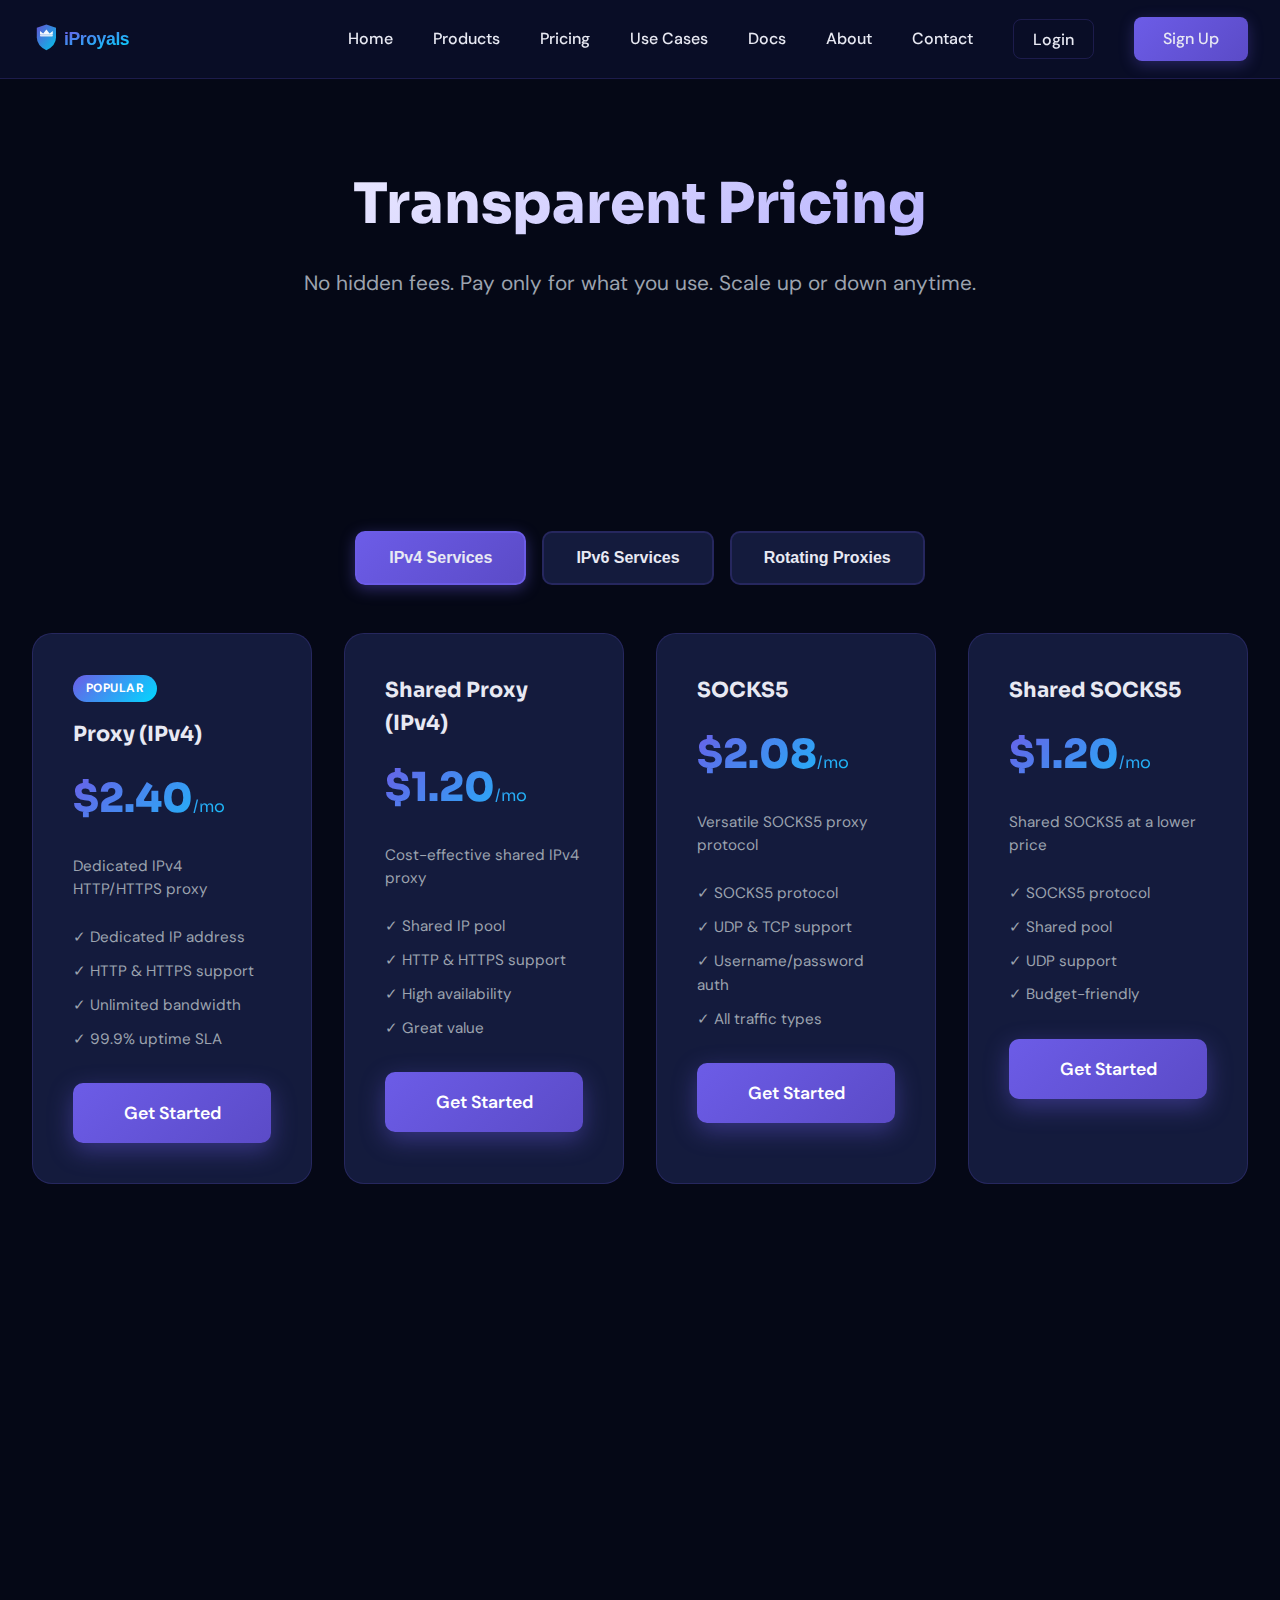
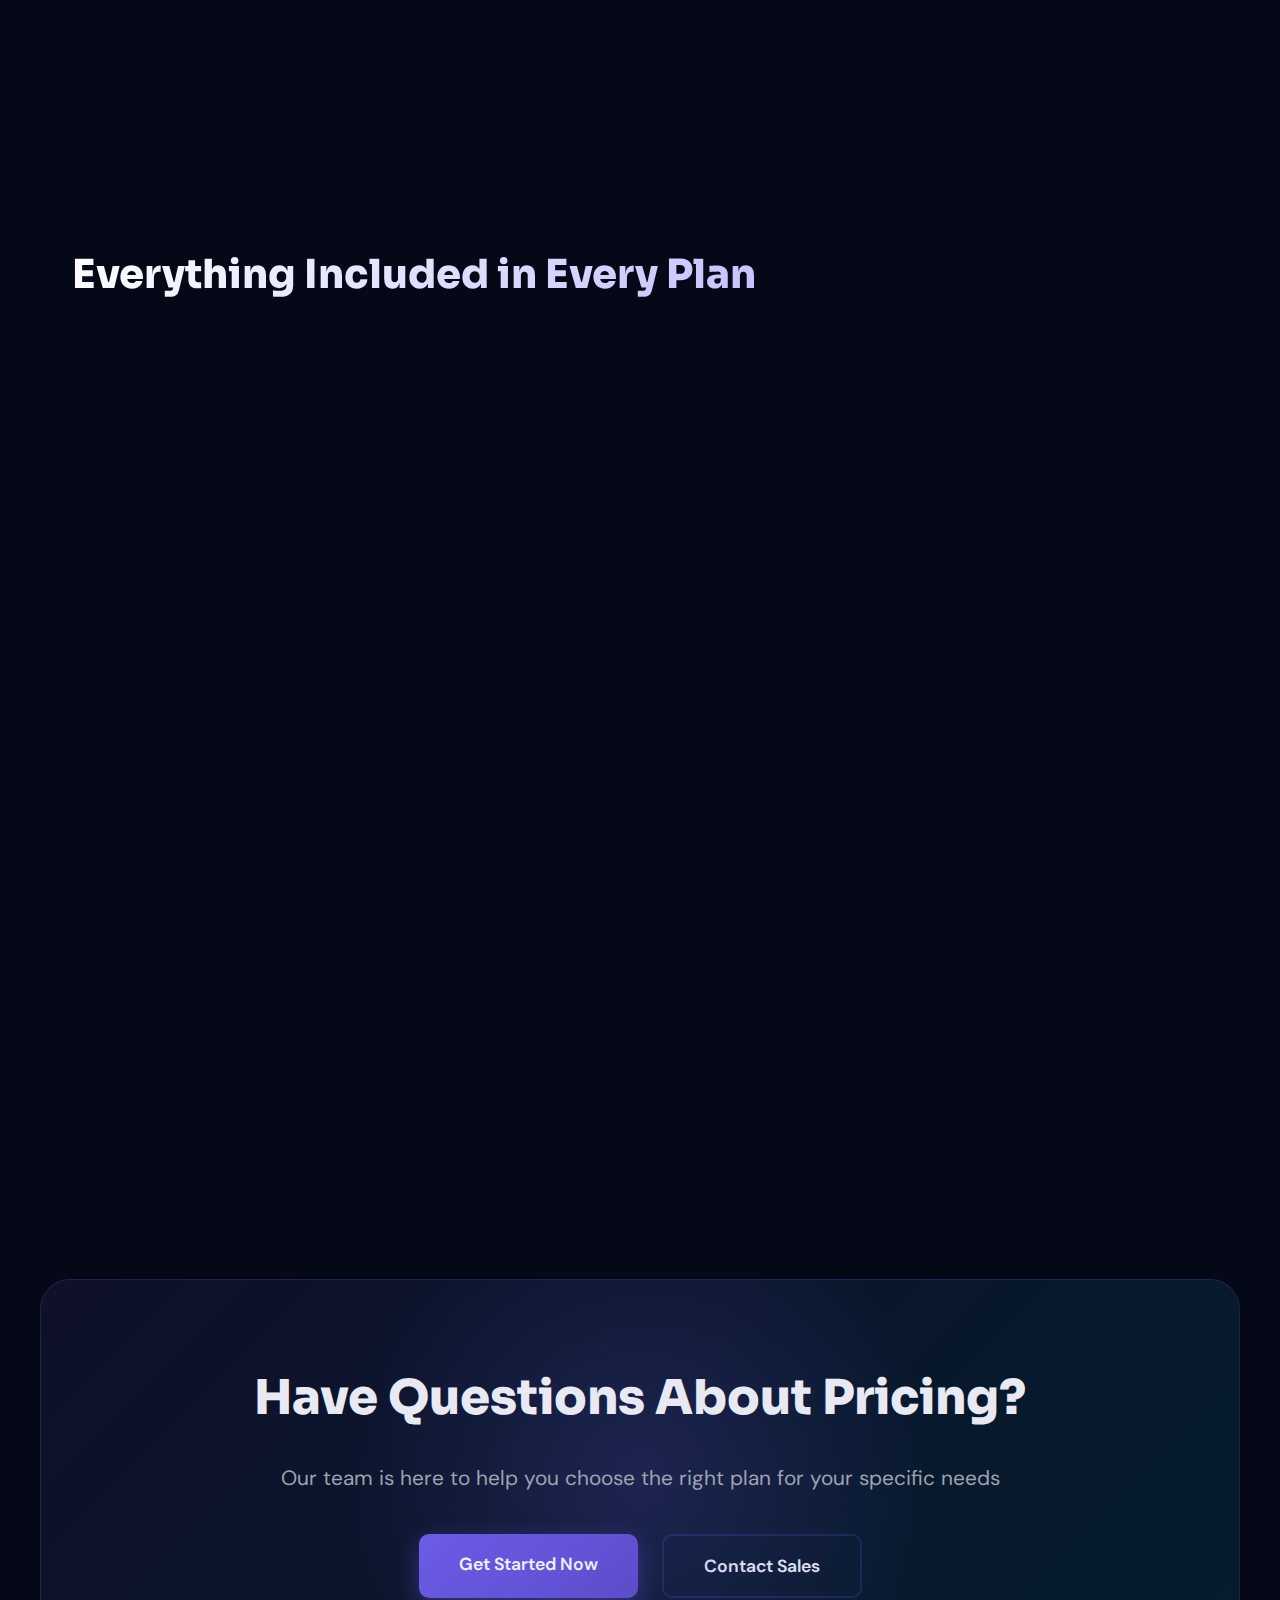
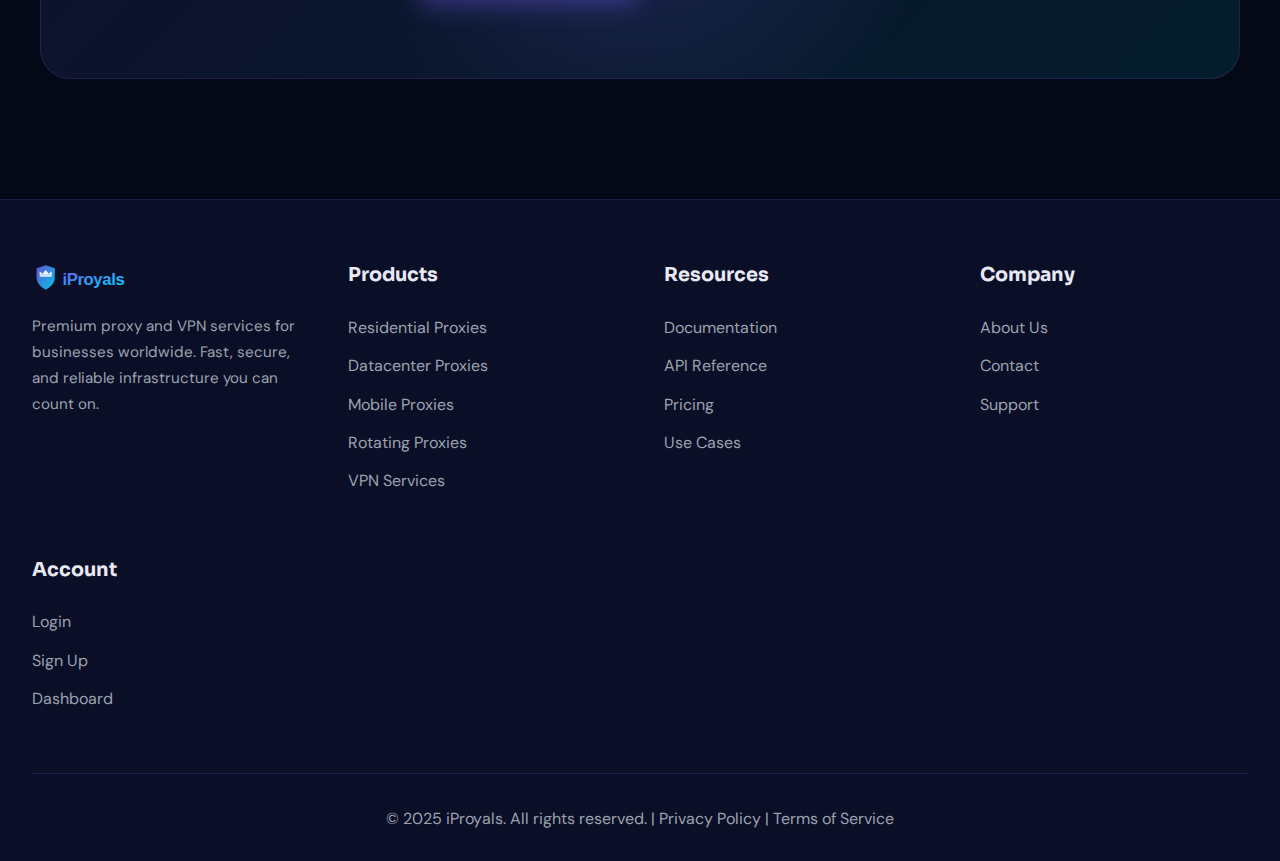
<file: pricing.html>
<!DOCTYPE html>
<html lang="en">
<head>
    <meta charset="UTF-8">
    <meta name="viewport" content="width=device-width, initial-scale=1.0">

    <!-- Primary SEO -->
    <title>Proxy & VPN Pricing - iProyals | From $0.96/mo</title>
    <meta name="description" content="Transparent proxy and VPN pricing at iProyals. IPv4 proxies from $1.20/mo, IPv6 from $0.96/mo, rotating residential proxies from $7.60/GB, WireGuard VPN from $4.20/mo. No hidden fees.">
    <meta name="keywords" content="proxy pricing, cheap proxy, buy proxy, residential proxy price, datacenter proxy cost, IPv4 proxy price, IPv6 proxy price, rotating proxy pricing, SOCKS5 price, VPN pricing, WireGuard VPN cost, Shadowsocks price, Trojan proxy price, proxy per GB, proxy per month">
    <meta name="robots" content="index, follow, max-snippet:-1, max-image-preview:large, max-video-preview:-1">
    <meta name="author" content="iProyals">
    <link rel="canonical" href="https://iproyals.shop/pricing">

    <!-- Open Graph -->
    <meta property="og:type" content="website">
    <meta property="og:url" content="https://iproyals.shop/pricing">
    <meta property="og:title" content="Proxy & VPN Pricing - iProyals | From $0.96/mo">
    <meta property="og:description" content="Transparent proxy and VPN pricing. IPv4 from $1.20/mo, IPv6 from $0.96/mo, rotating residential from $7.60/GB. No hidden fees, cancel anytime.">
    <meta property="og:image" content="https://iproyals.shop/logo.svg">
    <meta property="og:site_name" content="iProyals">

    <!-- Twitter Card -->
    <meta name="twitter:card" content="summary_large_image">
    <meta name="twitter:title" content="Proxy & VPN Pricing - iProyals | From $0.96/mo">
    <meta name="twitter:description" content="IPv4 proxies from $1.20/mo, IPv6 from $0.96/mo, rotating residential from $7.60/GB. No hidden fees.">
    <meta name="twitter:image" content="https://iproyals.shop/logo.svg">

    <!-- Schema.org Structured Data -->
    <script type="application/ld+json">
    {
      "@context": "https://schema.org",
      "@type": "ItemList",
      "name": "iProyals Proxy & VPN Service Pricing",
      "url": "https://iproyals.shop/pricing",
      "description": "Transparent pricing for all iProyals proxy and VPN services",
      "itemListElement": [
        {
          "@type": "ListItem",
          "position": 1,
          "item": {
            "@type": "Service",
            "name": "IPv4 Proxy",
            "provider": { "@type": "Organization", "name": "iProyals" },
            "description": "Dedicated IPv4 HTTP/HTTPS proxy with unlimited bandwidth and 99.9% uptime.",
            "offers": { "@type": "Offer", "price": "2.40", "priceCurrency": "USD", "priceSpecification": { "@type": "UnitPriceSpecification", "referenceQuantity": { "@type": "QuantitativeValue", "value": "1", "unitCode": "MON" } } }
          }
        },
        {
          "@type": "ListItem",
          "position": 2,
          "item": {
            "@type": "Service",
            "name": "Shared IPv4 Proxy",
            "provider": { "@type": "Organization", "name": "iProyals" },
            "description": "Cost-effective shared IPv4 proxy.",
            "offers": { "@type": "Offer", "price": "1.20", "priceCurrency": "USD" }
          }
        },
        {
          "@type": "ListItem",
          "position": 3,
          "item": {
            "@type": "Service",
            "name": "Rotating Residential Proxy",
            "provider": { "@type": "Organization", "name": "iProyals" },
            "description": "Rotating residential IPs from 195+ countries.",
            "offers": { "@type": "Offer", "price": "7.60", "priceCurrency": "USD" }
          }
        },
        {
          "@type": "ListItem",
          "position": 4,
          "item": {
            "@type": "Service",
            "name": "WireGuard VPN",
            "provider": { "@type": "Organization", "name": "iProyals" },
            "description": "Next-generation WireGuard VPN with full traffic encryption and no-logs policy.",
            "offers": { "@type": "Offer", "price": "4.20", "priceCurrency": "USD" }
          }
        }
      ]
    }
    </script>

    <link rel="icon" href="favicon.svg" type="image/svg+xml">
    <link rel="preconnect" href="https://fonts.googleapis.com">
    <link rel="preconnect" href="https://fonts.gstatic.com" crossorigin>
    <link href="https://fonts.googleapis.com/css2?family=Sora:wght@300;400;600;700;800&family=DM+Sans:wght@400;500;700&display=swap" rel="stylesheet">
    <link rel="stylesheet" href="styles.css">
</head>
<body>

    <!-- Navigation -->
    <nav>
        <div class="nav-container">
            <a href="index.html" class="logo-container">
                <img src="logo.svg" alt="iProyals Logo" class="logo-image">
            </a>
            <button class="mobile-menu-toggle" aria-label="Toggle menu">
                <span>☰</span>
            </button>
            <ul class="nav-menu">
                <li><a href="index.html">Home</a></li>
                <li><a href="products.html">Products</a></li>
                <li><a href="pricing.html">Pricing</a></li>
                <li><a href="use-cases.html">Use Cases</a></li>
                <li><a href="documentation.html">Docs</a></li>
                <li><a href="about.html">About</a></li>
                <li><a href="contact.html">Contact</a></li>
                <li><a href="https://myaccount.iproyals.shop/" class="nav-login">Login</a></li>
                <li><a href="https://myaccount.iproyals.shop/" class="cta-button">Sign Up</a></li>
            </ul>
        </div>
    </nav>

    <!-- Page Hero -->
    <div class="page-hero">
        <h1>Transparent Pricing</h1>
        <p>No hidden fees. Pay only for what you use. Scale up or down anytime.</p>
    </div>

    <!-- Pricing Section -->
    <section class="pricing" style="padding-top: 2rem;">
        <div class="pricing-tabs">
            <button class="tab-button active" onclick="showPricing('ipv4')">IPv4 Services</button>
            <button class="tab-button" onclick="showPricing('ipv6')">IPv6 Services</button>
            <button class="tab-button" onclick="showPricing('rotating')">Rotating Proxies</button>
        </div>

        <!-- IPv4 Pricing -->
        <div class="pricing-grid active" id="ipv4-pricing">
            <div class="pricing-card">
                <div class="pricing-badge">Popular</div>
                <h3>Proxy (IPv4)</h3>
                <div class="price">$2.40<span class="price-period">/mo</span></div>
                <p class="pricing-desc">Dedicated IPv4 HTTP/HTTPS proxy</p>
                <ul class="pricing-features">
                    <li>✓ Dedicated IP address</li>
                    <li>✓ HTTP &amp; HTTPS support</li>
                    <li>✓ Unlimited bandwidth</li>
                    <li>✓ 99.9% uptime SLA</li>
                </ul>
                <a href="https://myaccount.iproyals.shop/" class="btn-primary">Get Started</a>
            </div>
            <div class="pricing-card">
                <h3>Shared Proxy (IPv4)</h3>
                <div class="price">$1.20<span class="price-period">/mo</span></div>
                <p class="pricing-desc">Cost-effective shared IPv4 proxy</p>
                <ul class="pricing-features">
                    <li>✓ Shared IP pool</li>
                    <li>✓ HTTP &amp; HTTPS support</li>
                    <li>✓ High availability</li>
                    <li>✓ Great value</li>
                </ul>
                <a href="https://myaccount.iproyals.shop/" class="btn-primary">Get Started</a>
            </div>
            <div class="pricing-card">
                <h3>SOCKS5</h3>
                <div class="price">$2.08<span class="price-period">/mo</span></div>
                <p class="pricing-desc">Versatile SOCKS5 proxy protocol</p>
                <ul class="pricing-features">
                    <li>✓ SOCKS5 protocol</li>
                    <li>✓ UDP &amp; TCP support</li>
                    <li>✓ Username/password auth</li>
                    <li>✓ All traffic types</li>
                </ul>
                <a href="https://myaccount.iproyals.shop/" class="btn-primary">Get Started</a>
            </div>
            <div class="pricing-card">
                <h3>Shared SOCKS5</h3>
                <div class="price">$1.20<span class="price-period">/mo</span></div>
                <p class="pricing-desc">Shared SOCKS5 at a lower price</p>
                <ul class="pricing-features">
                    <li>✓ SOCKS5 protocol</li>
                    <li>✓ Shared pool</li>
                    <li>✓ UDP support</li>
                    <li>✓ Budget-friendly</li>
                </ul>
                <a href="https://myaccount.iproyals.shop/" class="btn-primary">Get Started</a>
            </div>
            <div class="pricing-card">
                <h3>Shadowsocks</h3>
                <div class="price">$2.80<span class="price-period">/mo</span></div>
                <p class="pricing-desc">Encrypted Shadowsocks proxy</p>
                <ul class="pricing-features">
                    <li>✓ Shadowsocks protocol</li>
                    <li>✓ Traffic obfuscation</li>
                    <li>✓ High encryption</li>
                    <li>✓ Bypass firewalls</li>
                </ul>
                <a href="https://myaccount.iproyals.shop/" class="btn-primary">Get Started</a>
            </div>
            <div class="pricing-card">
                <h3>Trojan</h3>
                <div class="price">$2.80<span class="price-period">/mo</span></div>
                <p class="pricing-desc">Stealth Trojan proxy protocol</p>
                <ul class="pricing-features">
                    <li>✓ Trojan protocol</li>
                    <li>✓ TLS encryption</li>
                    <li>✓ Undetectable traffic</li>
                    <li>✓ High performance</li>
                </ul>
                <a href="https://myaccount.iproyals.shop/" class="btn-primary">Get Started</a>
            </div>
            <div class="pricing-card">
                <h3>VPN WireGuard</h3>
                <div class="price">$4.20<span class="price-period">/mo</span></div>
                <p class="pricing-desc">Next-gen WireGuard VPN tunnel</p>
                <ul class="pricing-features">
                    <li>✓ WireGuard protocol</li>
                    <li>✓ Full traffic encryption</li>
                    <li>✓ No-logs policy</li>
                    <li>✓ Kill switch</li>
                </ul>
                <a href="https://myaccount.iproyals.shop/" class="btn-primary">Get Started</a>
            </div>
            <div class="pricing-card">
                <h3>DNS Proxy</h3>
                <div class="price">$2.80<span class="price-period">/mo</span></div>
                <p class="pricing-desc">Smart DNS proxy for streaming</p>
                <ul class="pricing-features">
                    <li>✓ DNS-level proxy</li>
                    <li>✓ Bypass geo-blocks</li>
                    <li>✓ No speed loss</li>
                    <li>✓ Easy setup</li>
                </ul>
                <a href="https://myaccount.iproyals.shop/" class="btn-primary">Get Started</a>
            </div>
        </div>

        <!-- IPv6 Pricing -->
        <div class="pricing-grid" id="ipv6-pricing">
            <div class="pricing-card">
                <h3>Proxy IPv6</h3>
                <div class="price">$1.82<span class="price-period">/mo</span></div>
                <p class="pricing-desc">Dedicated IPv6 HTTP/HTTPS proxy</p>
                <ul class="pricing-features">
                    <li>✓ Dedicated IPv6 address</li>
                    <li>✓ HTTP &amp; HTTPS support</li>
                    <li>✓ High speed</li>
                    <li>✓ 99.9% uptime</li>
                </ul>
                <a href="https://myaccount.iproyals.shop/" class="btn-primary">Get Started</a>
            </div>
            <div class="pricing-card">
                <h3>Shared Proxy IPv6</h3>
                <div class="price">$0.96<span class="price-period">/mo</span></div>
                <p class="pricing-desc">Budget IPv6 shared proxy</p>
                <ul class="pricing-features">
                    <li>✓ Shared IPv6 pool</li>
                    <li>✓ HTTP &amp; HTTPS</li>
                    <li>✓ Lowest price</li>
                    <li>✓ High availability</li>
                </ul>
                <a href="https://myaccount.iproyals.shop/" class="btn-primary">Get Started</a>
            </div>
            <div class="pricing-card">
                <h3>SOCKS5 IPv6</h3>
                <div class="price">$1.82<span class="price-period">/mo</span></div>
                <p class="pricing-desc">SOCKS5 protocol on IPv6</p>
                <ul class="pricing-features">
                    <li>✓ SOCKS5 protocol</li>
                    <li>✓ IPv6 network</li>
                    <li>✓ UDP support</li>
                    <li>✓ Auth support</li>
                </ul>
                <a href="https://myaccount.iproyals.shop/" class="btn-primary">Get Started</a>
            </div>
            <div class="pricing-card">
                <h3>Shared SOCKS5 IPv6</h3>
                <div class="price">$0.96<span class="price-period">/mo</span></div>
                <p class="pricing-desc">Shared SOCKS5 on IPv6 network</p>
                <ul class="pricing-features">
                    <li>✓ SOCKS5 protocol</li>
                    <li>✓ Shared IPv6 pool</li>
                    <li>✓ Great value</li>
                    <li>✓ Fast speed</li>
                </ul>
                <a href="https://myaccount.iproyals.shop/" class="btn-primary">Get Started</a>
            </div>
            <div class="pricing-card">
                <h3>Shadowsocks V6</h3>
                <div class="price">$2.24<span class="price-period">/mo</span></div>
                <p class="pricing-desc">Shadowsocks on IPv6 infrastructure</p>
                <ul class="pricing-features">
                    <li>✓ Shadowsocks protocol</li>
                    <li>✓ IPv6 network</li>
                    <li>✓ Traffic obfuscation</li>
                    <li>✓ Bypass censorship</li>
                </ul>
                <a href="https://myaccount.iproyals.shop/" class="btn-primary">Get Started</a>
            </div>
            <div class="pricing-card">
                <h3>Trojan V6</h3>
                <div class="price">$2.24<span class="price-period">/mo</span></div>
                <p class="pricing-desc">Trojan proxy on IPv6 network</p>
                <ul class="pricing-features">
                    <li>✓ Trojan protocol</li>
                    <li>✓ IPv6 network</li>
                    <li>✓ TLS encryption</li>
                    <li>✓ Stealth traffic</li>
                </ul>
                <a href="https://myaccount.iproyals.shop/" class="btn-primary">Get Started</a>
            </div>
            <div class="pricing-card">
                <h3>VPN WireGuard V6</h3>
                <div class="price">$2.24<span class="price-period">/mo</span></div>
                <p class="pricing-desc">WireGuard VPN on IPv6</p>
                <ul class="pricing-features">
                    <li>✓ WireGuard + IPv6</li>
                    <li>✓ Full encryption</li>
                    <li>✓ No-logs policy</li>
                    <li>✓ High speed</li>
                </ul>
                <a href="https://myaccount.iproyals.shop/" class="btn-primary">Get Started</a>
            </div>
            <div class="pricing-card">
                <h3>DNS Proxy V6</h3>
                <div class="price">$2.80<span class="price-period">/mo</span></div>
                <p class="pricing-desc">DNS proxy via IPv6 network</p>
                <ul class="pricing-features">
                    <li>✓ DNS-level routing</li>
                    <li>✓ IPv6 infrastructure</li>
                    <li>✓ Geo-block bypass</li>
                    <li>✓ Easy setup</li>
                </ul>
                <a href="https://myaccount.iproyals.shop/" class="btn-primary">Get Started</a>
            </div>
        </div>

        <!-- Rotating Proxies Pricing -->
        <div class="pricing-grid" id="rotating-pricing">
            <div class="pricing-card">
                <h3>Rotating Residential</h3>
                <div class="price">$7.60<span class="price-period">/GB</span></div>
                <p class="pricing-desc">Real residential IPs that rotate automatically</p>
                <ul class="pricing-features">
                    <li>✓ 10M+ real residential IPs</li>
                    <li>✓ 195+ countries</li>
                    <li>✓ Auto IP rotation</li>
                    <li>✓ Sticky sessions</li>
                </ul>
                <a href="https://myaccount.iproyals.shop/" class="btn-primary">Get Started</a>
            </div>
            <div class="pricing-card">
                <div class="pricing-badge">Premium</div>
                <h3>Rotating Mobile</h3>
                <div class="price">$16.00<span class="price-period">/GB</span></div>
                <p class="pricing-desc">4G/5G mobile IPs with the highest trust score</p>
                <ul class="pricing-features">
                    <li>✓ Real 4G/5G IPs</li>
                    <li>✓ Highest trust score</li>
                    <li>✓ Auto-rotation</li>
                    <li>✓ Social media safe</li>
                </ul>
                <a href="https://myaccount.iproyals.shop/" class="btn-primary">Get Started</a>
            </div>
            <div class="pricing-card">
                <h3>Rotating Datacenter</h3>
                <div class="price">$1.40<span class="price-period">/GB</span></div>
                <p class="pricing-desc">Ultra-fast datacenter IPs at the best price</p>
                <ul class="pricing-features">
                    <li>✓ Blazing fast speed</li>
                    <li>✓ Large IP pool</li>
                    <li>✓ Auto-rotation</li>
                    <li>✓ Best price/performance</li>
                </ul>
                <a href="https://myaccount.iproyals.shop/" class="btn-primary">Get Started</a>
            </div>
        </div>
    </section>

    <!-- What's Included -->
    <section class="content-section">
        <h2>Everything Included in Every Plan</h2>
        <div class="features-grid">
            <div class="feature-card">
                <div class="feature-icon">🚫</div>
                <h3>No Setup Fees</h3>
                <p>Get started immediately with no hidden costs or setup charges. You pay exactly what you see.</p>
            </div>
            <div class="feature-card">
                <div class="feature-icon">💬</div>
                <h3>24/7 Support</h3>
                <p>Our expert team is always ready to help you with any questions. Average response time under 2 minutes.</p>
            </div>
            <div class="feature-card">
                <div class="feature-icon">⬆️</div>
                <h3>99.9% Uptime SLA</h3>
                <p>Industry-leading uptime guarantee backed by our distributed infrastructure and monitoring.</p>
            </div>
            <div class="feature-card">
                <div class="feature-icon">🔧</div>
                <h3>Easy Integration</h3>
                <p>Simple API and comprehensive documentation for quick setup in any programming language.</p>
            </div>
        </div>
    </section>

    <!-- CTA Section -->
    <section class="cta-section">
        <h2>Have Questions About Pricing?</h2>
        <p>Our team is here to help you choose the right plan for your specific needs</p>
        <div class="hero-buttons">
            <a href="https://myaccount.iproyals.shop/" class="btn-primary">Get Started Now</a>
            <a href="contact.html" class="btn-secondary">Contact Sales</a>
        </div>
    </section>

    <!-- Footer -->
    <footer>
        <div class="footer-content">
            <div class="footer-section footer-brand">
                <a href="index.html" class="logo-container">
                    <img src="logo.svg" alt="iProyals" class="footer-logo">
                </a>
                <p>Premium proxy and VPN services for businesses worldwide. Fast, secure, and reliable infrastructure you can count on.</p>
            </div>
            <div class="footer-section">
                <h4>Products</h4>
                <ul>
                    <li><a href="products.html#residential">Residential Proxies</a></li>
                    <li><a href="products.html#datacenter">Datacenter Proxies</a></li>
                    <li><a href="products.html#mobile">Mobile Proxies</a></li>
                    <li><a href="products.html#rotating">Rotating Proxies</a></li>
                    <li><a href="products.html#vpn">VPN Services</a></li>
                </ul>
            </div>
            <div class="footer-section">
                <h4>Resources</h4>
                <ul>
                    <li><a href="documentation.html">Documentation</a></li>
                    <li><a href="documentation.html#api">API Reference</a></li>
                    <li><a href="pricing.html">Pricing</a></li>
                    <li><a href="use-cases.html">Use Cases</a></li>
                </ul>
            </div>
            <div class="footer-section">
                <h4>Company</h4>
                <ul>
                    <li><a href="about.html">About Us</a></li>
                    <li><a href="contact.html">Contact</a></li>
                    <li><a href="contact.html">Support</a></li>
                </ul>
            </div>
            <div class="footer-section">
                <h4>Account</h4>
                <ul>
                    <li><a href="https://myaccount.iproyals.shop/">Login</a></li>
                    <li><a href="https://myaccount.iproyals.shop/">Sign Up</a></li>
                    <li><a href="https://myaccount.iproyals.shop/">Dashboard</a></li>
                </ul>
            </div>
        </div>
        <div class="footer-bottom">
            <p>&copy; 2025 iProyals. All rights reserved. | <a href="#">Privacy Policy</a> | <a href="#">Terms of Service</a></p>
        </div>
    </footer>

    <script src="main.js"></script>
</body>
</html>
</file>
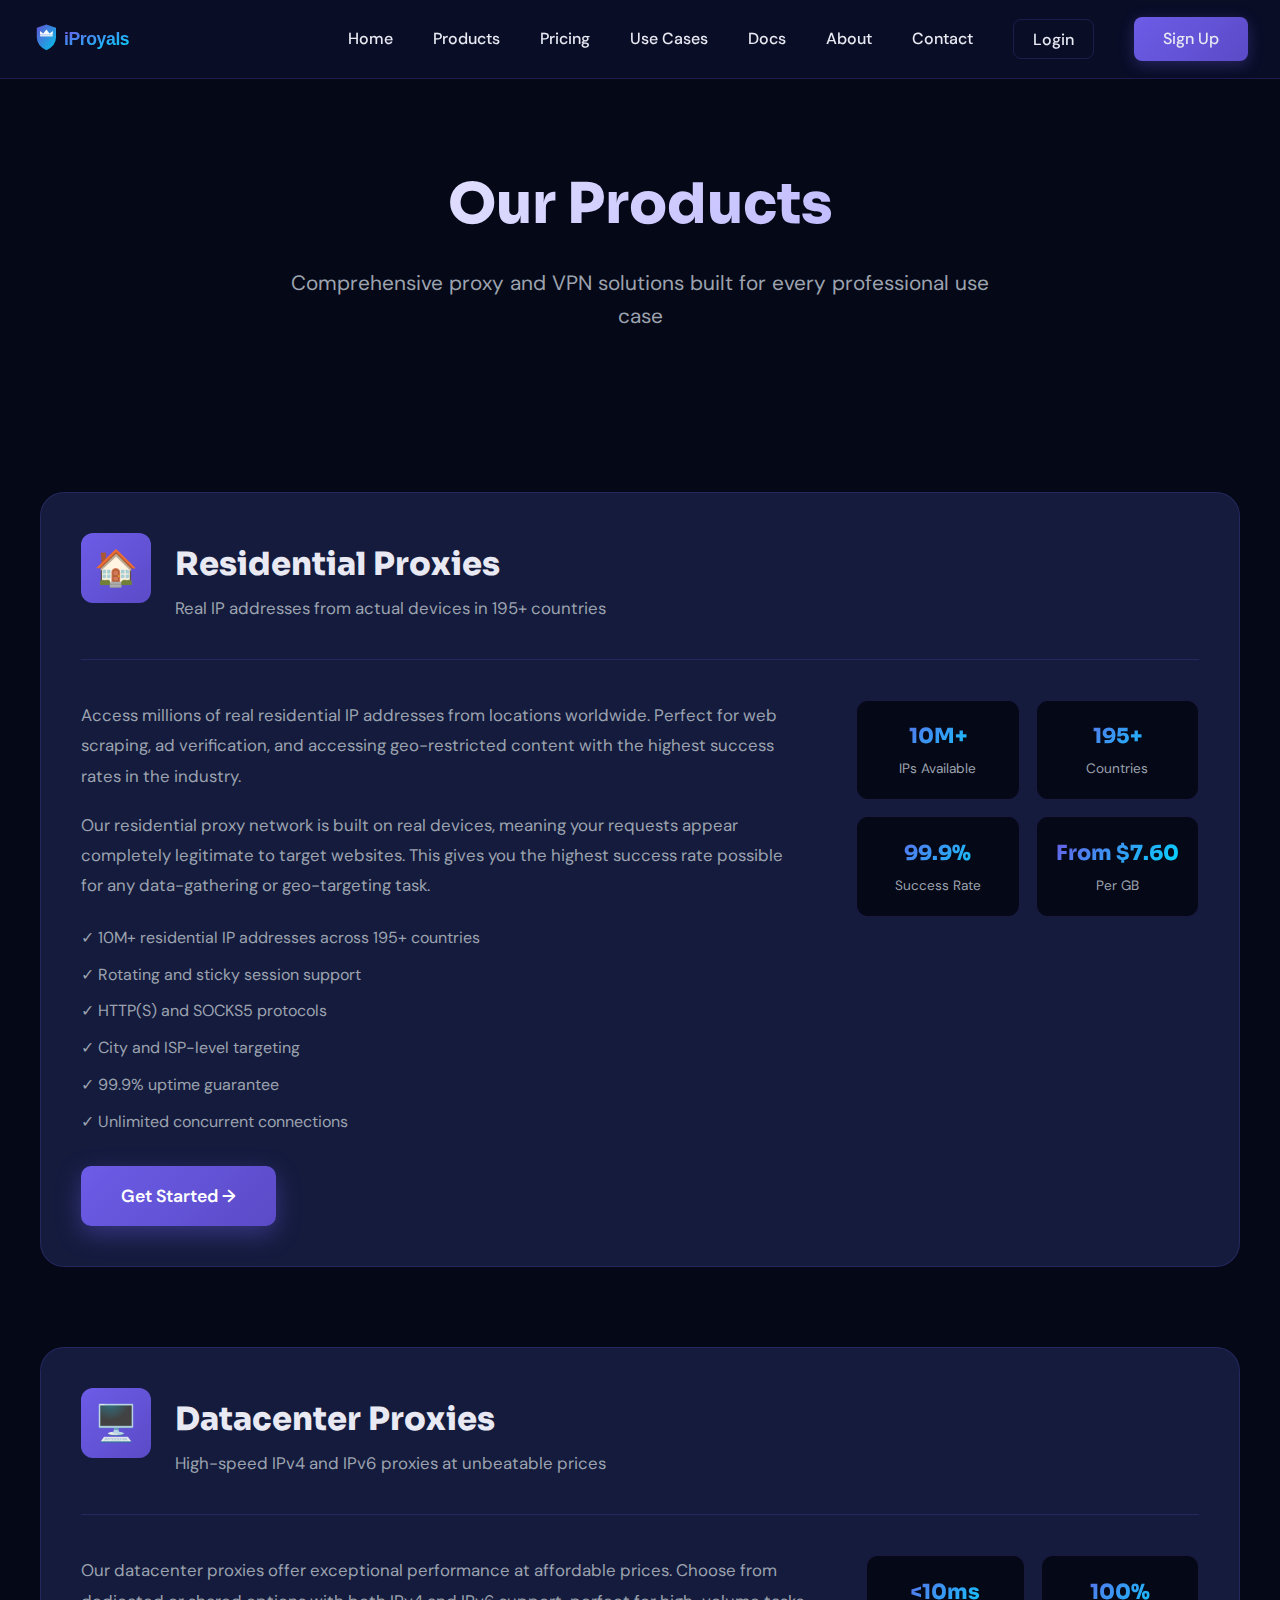
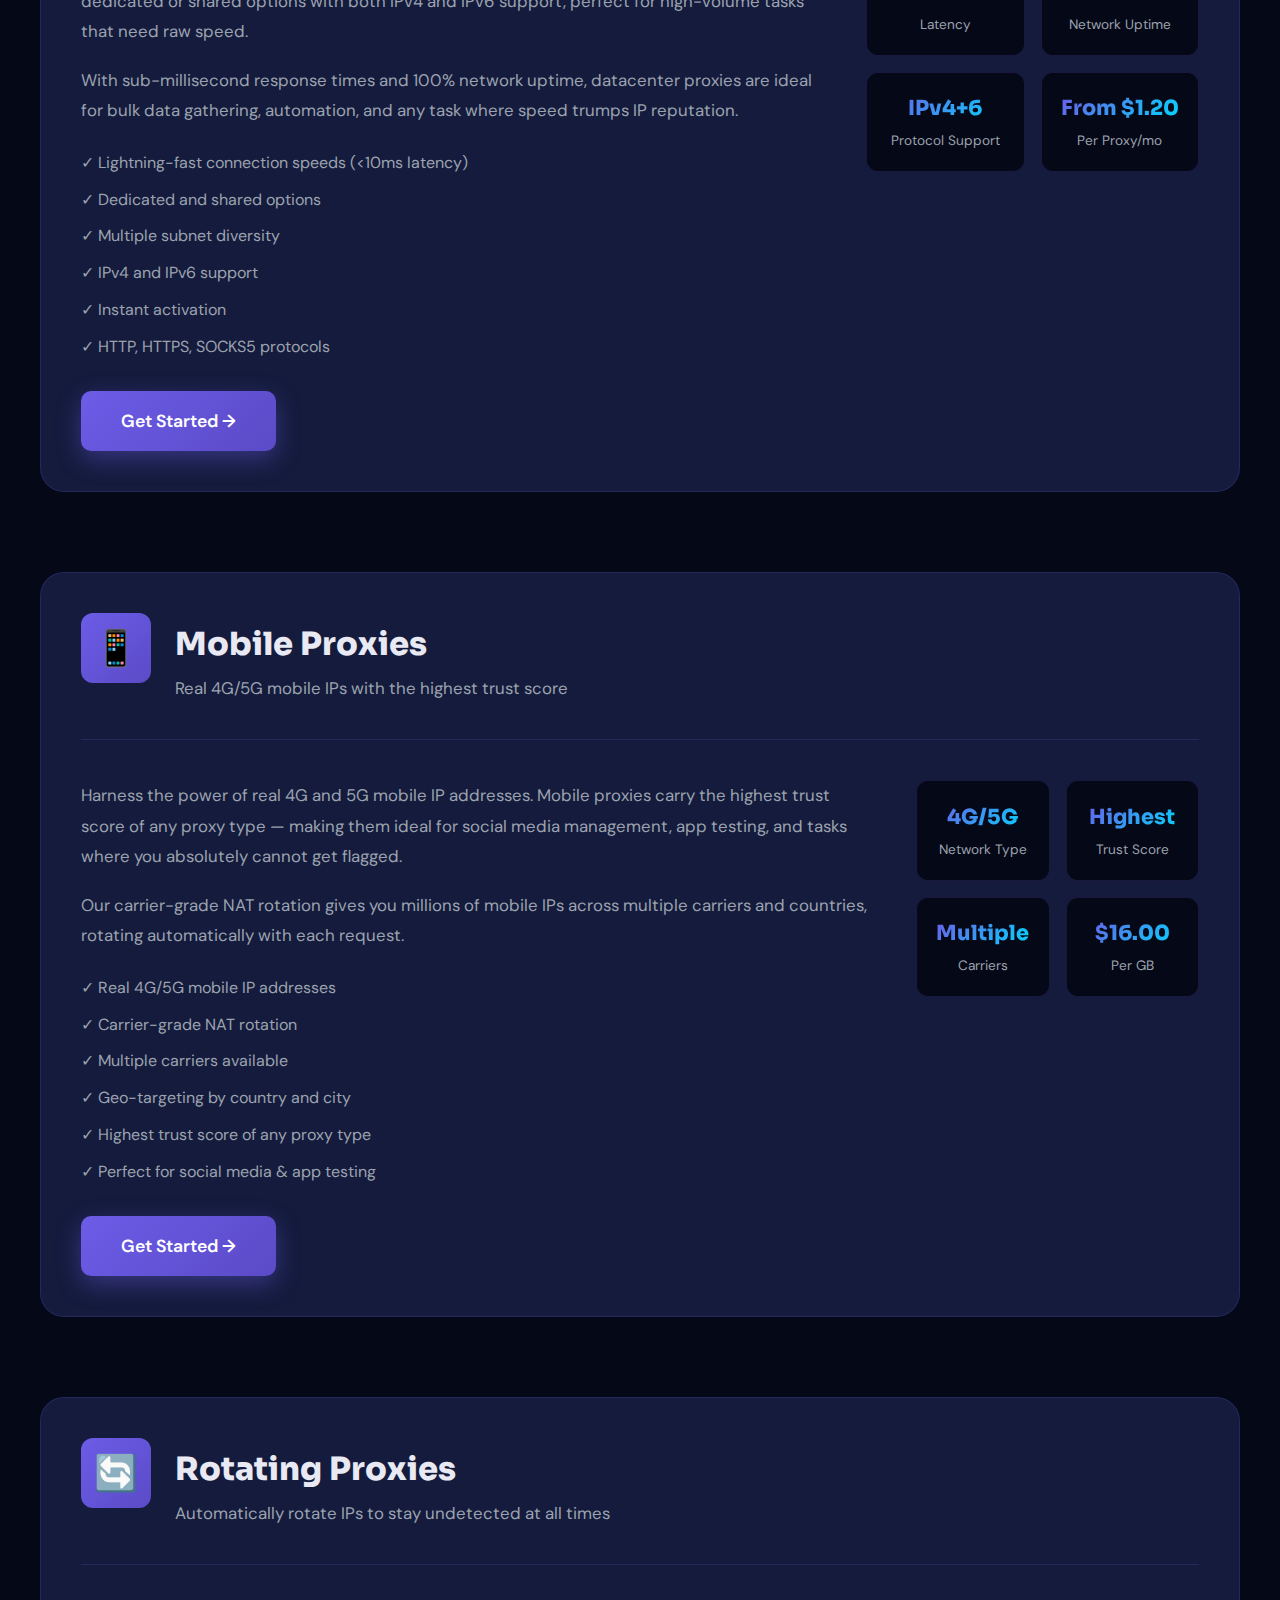
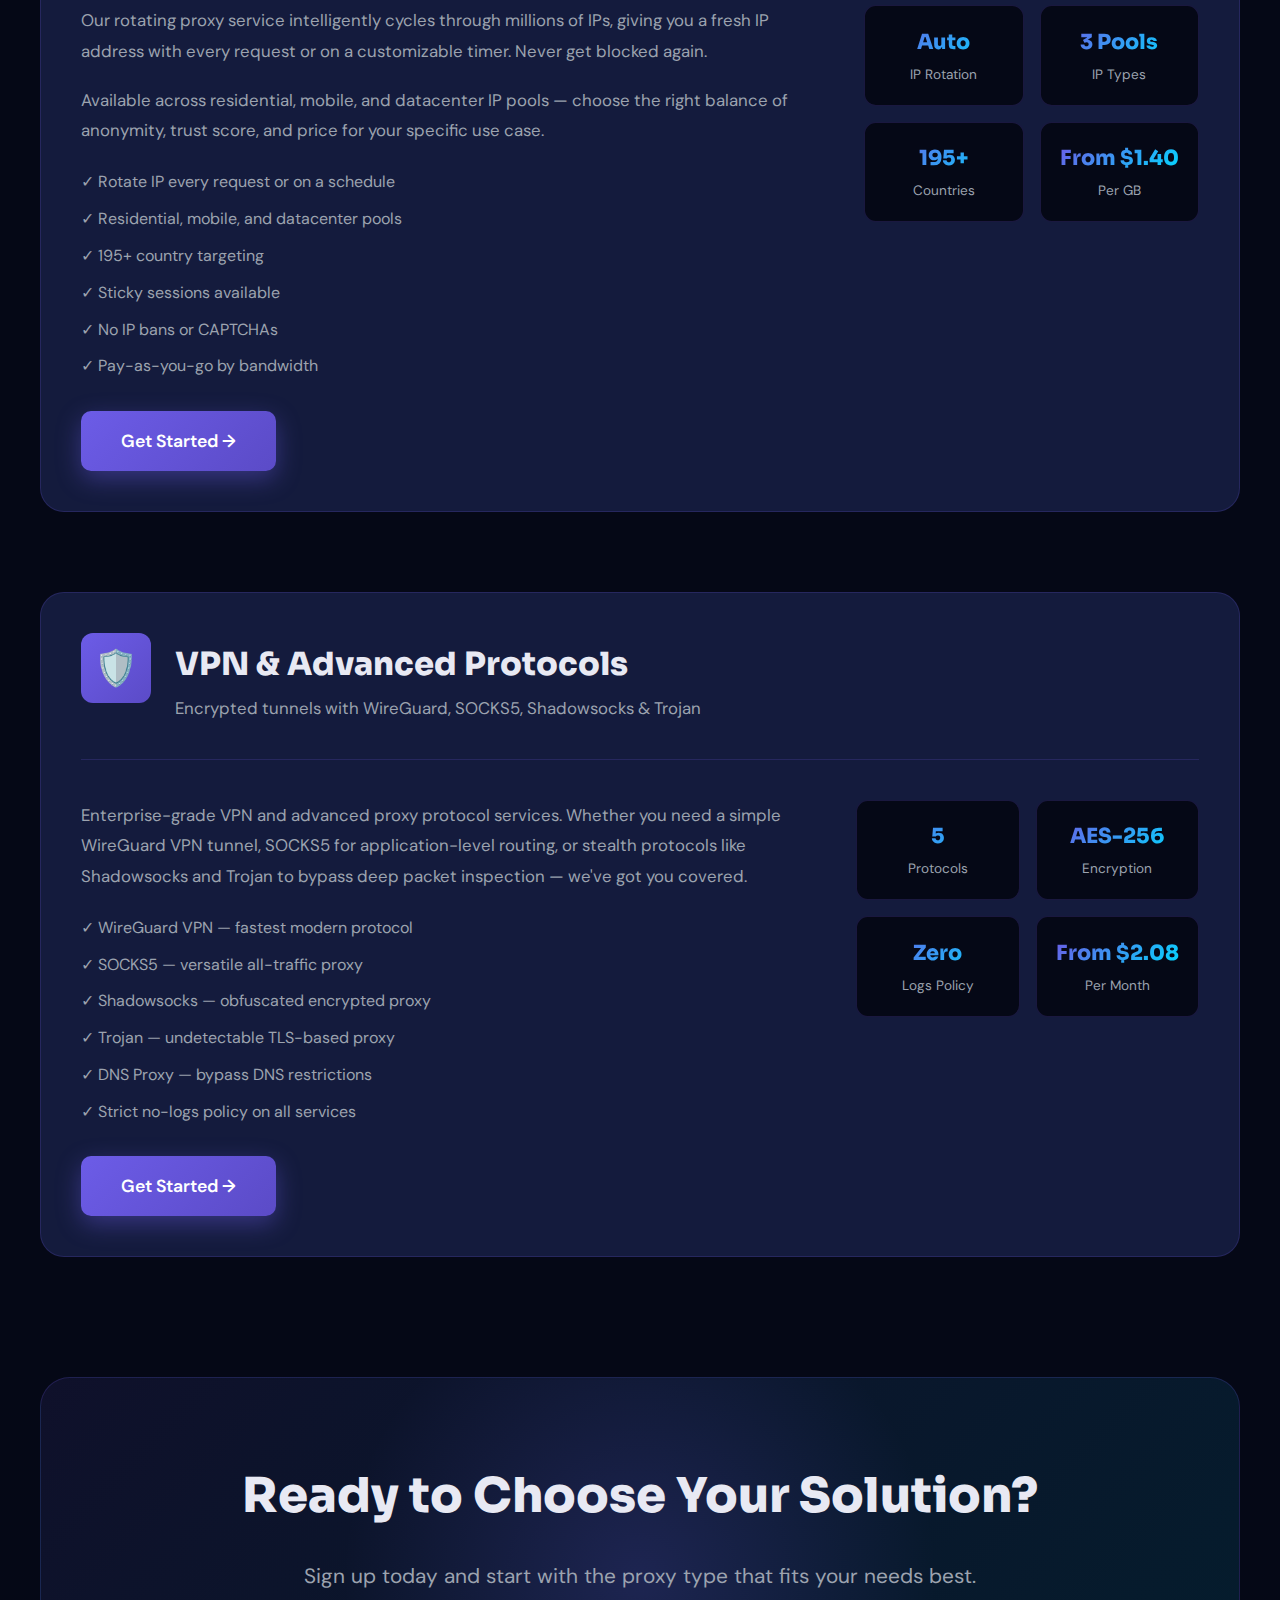
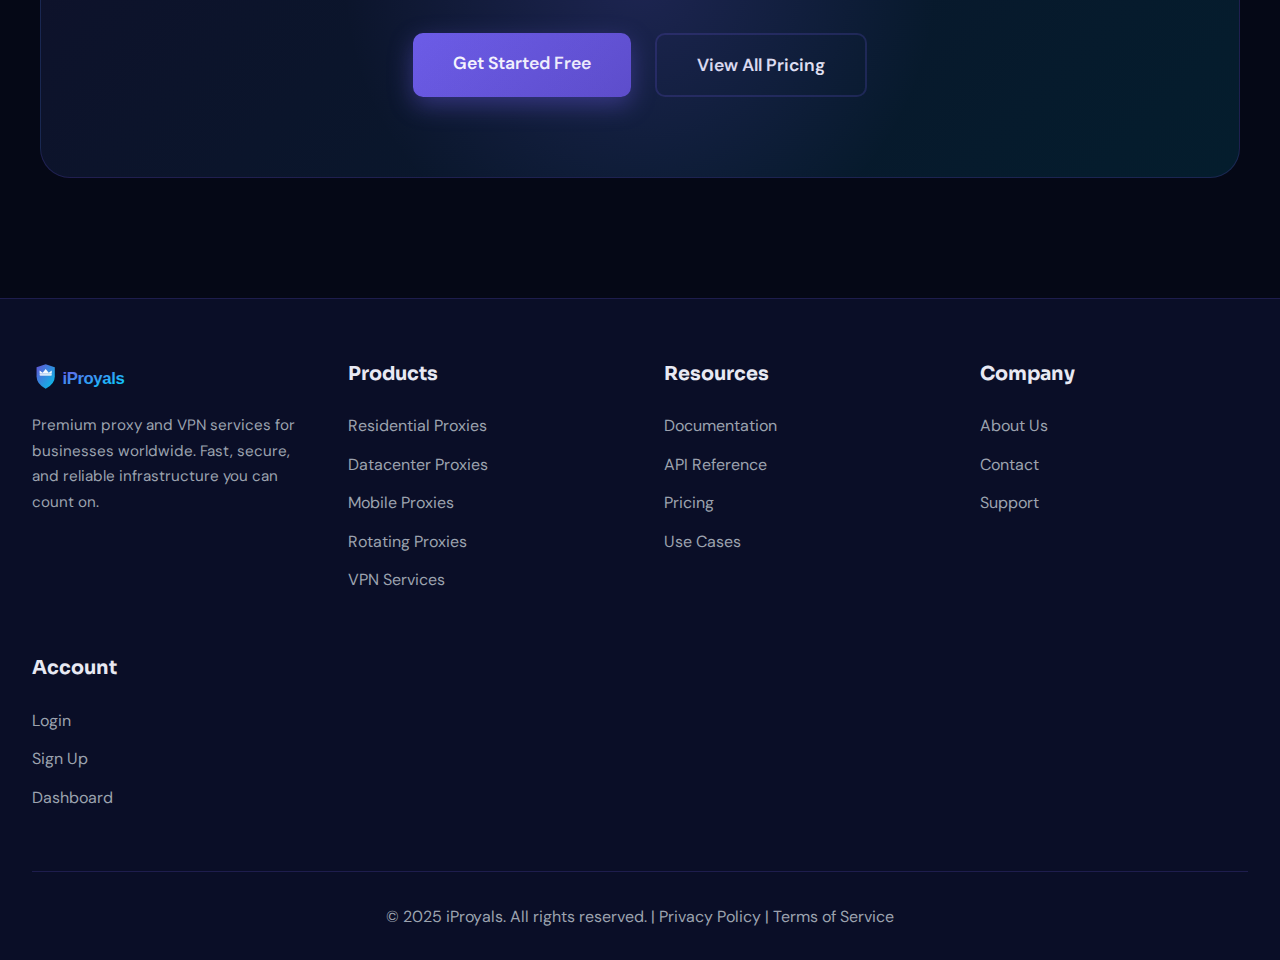
<file: products.html>
<!DOCTYPE html>
<html lang="en">
<head>
    <meta charset="UTF-8">
    <meta name="viewport" content="width=device-width, initial-scale=1.0">

    <!-- Primary SEO -->
    <title>Proxy & VPN Products - Residential, Datacenter, Mobile | iProyals</title>
    <meta name="description" content="Explore iProyals' full range of proxy and VPN products. Residential proxies, datacenter proxies (IPv4 & IPv6), mobile 4G/5G proxies, rotating proxies, WireGuard VPN, SOCKS5, Shadowsocks, and Trojan. 195+ countries.">
    <meta name="keywords" content="residential proxy provider, datacenter proxy provider, mobile proxy 4G 5G, rotating proxy service, IPv4 proxy, IPv6 proxy, SOCKS5 proxy service, WireGuard VPN provider, Shadowsocks proxy, Trojan proxy, DNS proxy, buy residential proxy, buy datacenter proxy, buy mobile proxy, buy VPN">
    <meta name="robots" content="index, follow, max-snippet:-1, max-image-preview:large, max-video-preview:-1">
    <meta name="author" content="iProyals">
    <link rel="canonical" href="https://iproyals.shop/products">

    <!-- Open Graph -->
    <meta property="og:type" content="website">
    <meta property="og:url" content="https://iproyals.shop/products">
    <meta property="og:title" content="Proxy & VPN Products - iProyals">
    <meta property="og:description" content="Residential proxies, datacenter proxies, mobile 4G/5G proxies, rotating proxies, WireGuard VPN, SOCKS5, Shadowsocks, and Trojan. 10M+ IPs, 195+ countries.">
    <meta property="og:image" content="https://iproyals.shop/logo.svg">
    <meta property="og:site_name" content="iProyals">

    <!-- Twitter Card -->
    <meta name="twitter:card" content="summary_large_image">
    <meta name="twitter:title" content="Proxy & VPN Products - iProyals">
    <meta name="twitter:description" content="Residential, datacenter, mobile proxies + VPN. 10M+ IPs, 195+ countries. Fast, anonymous, reliable.">
    <meta name="twitter:image" content="https://iproyals.shop/logo.svg">

    <!-- Schema.org Structured Data -->
    <script type="application/ld+json">
    {
      "@context": "https://schema.org",
      "@type": "ItemList",
      "name": "iProyals Proxy & VPN Products",
      "url": "https://iproyals.shop/products",
      "itemListElement": [
        { "@type": "ListItem", "position": 1, "item": { "@type": "Service", "name": "Residential Proxies", "provider": { "@type": "Organization", "name": "iProyals" }, "description": "10M+ real residential IPs in 195+ countries. Rotating and sticky sessions. From $7.60/GB.", "url": "https://iproyals.shop/products#residential" } },
        { "@type": "ListItem", "position": 2, "item": { "@type": "Service", "name": "Datacenter Proxies", "provider": { "@type": "Organization", "name": "iProyals" }, "description": "High-speed IPv4 and IPv6 datacenter proxies. Dedicated and shared options from $0.96/mo.", "url": "https://iproyals.shop/products#datacenter" } },
        { "@type": "ListItem", "position": 3, "item": { "@type": "Service", "name": "Mobile Proxies", "provider": { "@type": "Organization", "name": "iProyals" }, "description": "Real 4G/5G mobile IPs with the highest trust score. From $16.00/GB.", "url": "https://iproyals.shop/products#mobile" } },
        { "@type": "ListItem", "position": 4, "item": { "@type": "Service", "name": "Rotating Proxies", "provider": { "@type": "Organization", "name": "iProyals" }, "description": "Auto-rotating residential, mobile, and datacenter proxies. From $1.40/GB.", "url": "https://iproyals.shop/products#rotating" } },
        { "@type": "ListItem", "position": 5, "item": { "@type": "Service", "name": "VPN & Advanced Protocols", "provider": { "@type": "Organization", "name": "iProyals" }, "description": "WireGuard VPN, SOCKS5, Shadowsocks, and Trojan. From $2.08/mo.", "url": "https://iproyals.shop/products#vpn" } }
      ]
    }
    </script>

    <link rel="icon" href="favicon.svg" type="image/svg+xml">
    <link rel="preconnect" href="https://fonts.googleapis.com">
    <link rel="preconnect" href="https://fonts.gstatic.com" crossorigin>
    <link href="https://fonts.googleapis.com/css2?family=Sora:wght@300;400;600;700;800&family=DM+Sans:wght@400;500;700&display=swap" rel="stylesheet">
    <link rel="stylesheet" href="styles.css">
</head>
<body>

    <!-- Navigation -->
    <nav>
        <div class="nav-container">
            <a href="index.html" class="logo-container">
                <img src="logo.svg" alt="iProyals Logo" class="logo-image">
            </a>
            <button class="mobile-menu-toggle" aria-label="Toggle menu">
                <span>☰</span>
            </button>
            <ul class="nav-menu">
                <li><a href="index.html">Home</a></li>
                <li><a href="products.html">Products</a></li>
                <li><a href="pricing.html">Pricing</a></li>
                <li><a href="use-cases.html">Use Cases</a></li>
                <li><a href="documentation.html">Docs</a></li>
                <li><a href="about.html">About</a></li>
                <li><a href="contact.html">Contact</a></li>
                <li><a href="https://myaccount.iproyals.shop/" class="nav-login">Login</a></li>
                <li><a href="https://myaccount.iproyals.shop/" class="cta-button">Sign Up</a></li>
            </ul>
        </div>
    </nav>

    <!-- Page Hero -->
    <div class="page-hero">
        <h1>Our Products</h1>
        <p>Comprehensive proxy and VPN solutions built for every professional use case</p>
    </div>

    <!-- Residential Proxies -->
    <section class="product-section" id="residential">
        <div class="product-header">
            <div class="feature-icon" style="width:70px;height:70px;font-size:2.2rem;">🏠</div>
            <div>
                <h2>Residential Proxies</h2>
                <p>Real IP addresses from actual devices in 195+ countries</p>
            </div>
        </div>
        <div class="product-body">
            <div class="product-desc">
                <p>Access millions of real residential IP addresses from locations worldwide. Perfect for web scraping, ad verification, and accessing geo-restricted content with the highest success rates in the industry.</p>
                <p>Our residential proxy network is built on real devices, meaning your requests appear completely legitimate to target websites. This gives you the highest success rate possible for any data-gathering or geo-targeting task.</p>
                <ul class="product-features-list">
                    <li>✓ 10M+ residential IP addresses across 195+ countries</li>
                    <li>✓ Rotating and sticky session support</li>
                    <li>✓ HTTP(S) and SOCKS5 protocols</li>
                    <li>✓ City and ISP-level targeting</li>
                    <li>✓ 99.9% uptime guarantee</li>
                    <li>✓ Unlimited concurrent connections</li>
                </ul>
                <a href="https://myaccount.iproyals.shop/" class="btn-primary">Get Started →</a>
            </div>
            <div class="product-stats">
                <div class="product-stat"><span>10M+</span><p>IPs Available</p></div>
                <div class="product-stat"><span>195+</span><p>Countries</p></div>
                <div class="product-stat"><span>99.9%</span><p>Success Rate</p></div>
                <div class="product-stat"><span>From $7.60</span><p>Per GB</p></div>
            </div>
        </div>
    </section>

    <!-- Datacenter Proxies -->
    <section class="product-section" id="datacenter">
        <div class="product-header">
            <div class="feature-icon" style="width:70px;height:70px;font-size:2.2rem;">🖥️</div>
            <div>
                <h2>Datacenter Proxies</h2>
                <p>High-speed IPv4 and IPv6 proxies at unbeatable prices</p>
            </div>
        </div>
        <div class="product-body">
            <div class="product-desc">
                <p>Our datacenter proxies offer exceptional performance at affordable prices. Choose from dedicated or shared options with both IPv4 and IPv6 support, perfect for high-volume tasks that need raw speed.</p>
                <p>With sub-millisecond response times and 100% network uptime, datacenter proxies are ideal for bulk data gathering, automation, and any task where speed trumps IP reputation.</p>
                <ul class="product-features-list">
                    <li>✓ Lightning-fast connection speeds (&lt;10ms latency)</li>
                    <li>✓ Dedicated and shared options</li>
                    <li>✓ Multiple subnet diversity</li>
                    <li>✓ IPv4 and IPv6 support</li>
                    <li>✓ Instant activation</li>
                    <li>✓ HTTP, HTTPS, SOCKS5 protocols</li>
                </ul>
                <a href="https://myaccount.iproyals.shop/" class="btn-primary">Get Started →</a>
            </div>
            <div class="product-stats">
                <div class="product-stat"><span>&lt;10ms</span><p>Latency</p></div>
                <div class="product-stat"><span>100%</span><p>Network Uptime</p></div>
                <div class="product-stat"><span>IPv4+6</span><p>Protocol Support</p></div>
                <div class="product-stat"><span>From $1.20</span><p>Per Proxy/mo</p></div>
            </div>
        </div>
    </section>

    <!-- Mobile Proxies -->
    <section class="product-section" id="mobile">
        <div class="product-header">
            <div class="feature-icon" style="width:70px;height:70px;font-size:2.2rem;">📱</div>
            <div>
                <h2>Mobile Proxies</h2>
                <p>Real 4G/5G mobile IPs with the highest trust score</p>
            </div>
        </div>
        <div class="product-body">
            <div class="product-desc">
                <p>Harness the power of real 4G and 5G mobile IP addresses. Mobile proxies carry the highest trust score of any proxy type — making them ideal for social media management, app testing, and tasks where you absolutely cannot get flagged.</p>
                <p>Our carrier-grade NAT rotation gives you millions of mobile IPs across multiple carriers and countries, rotating automatically with each request.</p>
                <ul class="product-features-list">
                    <li>✓ Real 4G/5G mobile IP addresses</li>
                    <li>✓ Carrier-grade NAT rotation</li>
                    <li>✓ Multiple carriers available</li>
                    <li>✓ Geo-targeting by country and city</li>
                    <li>✓ Highest trust score of any proxy type</li>
                    <li>✓ Perfect for social media &amp; app testing</li>
                </ul>
                <a href="https://myaccount.iproyals.shop/" class="btn-primary">Get Started →</a>
            </div>
            <div class="product-stats">
                <div class="product-stat"><span>4G/5G</span><p>Network Type</p></div>
                <div class="product-stat"><span>Highest</span><p>Trust Score</p></div>
                <div class="product-stat"><span>Multiple</span><p>Carriers</p></div>
                <div class="product-stat"><span>$16.00</span><p>Per GB</p></div>
            </div>
        </div>
    </section>

    <!-- Rotating Proxies -->
    <section class="product-section" id="rotating">
        <div class="product-header">
            <div class="feature-icon" style="width:70px;height:70px;font-size:2.2rem;">🔄</div>
            <div>
                <h2>Rotating Proxies</h2>
                <p>Automatically rotate IPs to stay undetected at all times</p>
            </div>
        </div>
        <div class="product-body">
            <div class="product-desc">
                <p>Our rotating proxy service intelligently cycles through millions of IPs, giving you a fresh IP address with every request or on a customizable timer. Never get blocked again.</p>
                <p>Available across residential, mobile, and datacenter IP pools — choose the right balance of anonymity, trust score, and price for your specific use case.</p>
                <ul class="product-features-list">
                    <li>✓ Rotate IP every request or on a schedule</li>
                    <li>✓ Residential, mobile, and datacenter pools</li>
                    <li>✓ 195+ country targeting</li>
                    <li>✓ Sticky sessions available</li>
                    <li>✓ No IP bans or CAPTCHAs</li>
                    <li>✓ Pay-as-you-go by bandwidth</li>
                </ul>
                <a href="https://myaccount.iproyals.shop/" class="btn-primary">Get Started →</a>
            </div>
            <div class="product-stats">
                <div class="product-stat"><span>Auto</span><p>IP Rotation</p></div>
                <div class="product-stat"><span>3 Pools</span><p>IP Types</p></div>
                <div class="product-stat"><span>195+</span><p>Countries</p></div>
                <div class="product-stat"><span>From $1.40</span><p>Per GB</p></div>
            </div>
        </div>
    </section>

    <!-- VPN Services -->
    <section class="product-section" id="vpn">
        <div class="product-header">
            <div class="feature-icon" style="width:70px;height:70px;font-size:2.2rem;">🛡️</div>
            <div>
                <h2>VPN &amp; Advanced Protocols</h2>
                <p>Encrypted tunnels with WireGuard, SOCKS5, Shadowsocks &amp; Trojan</p>
            </div>
        </div>
        <div class="product-body">
            <div class="product-desc">
                <p>Enterprise-grade VPN and advanced proxy protocol services. Whether you need a simple WireGuard VPN tunnel, SOCKS5 for application-level routing, or stealth protocols like Shadowsocks and Trojan to bypass deep packet inspection — we've got you covered.</p>
                <ul class="product-features-list">
                    <li>✓ WireGuard VPN — fastest modern protocol</li>
                    <li>✓ SOCKS5 — versatile all-traffic proxy</li>
                    <li>✓ Shadowsocks — obfuscated encrypted proxy</li>
                    <li>✓ Trojan — undetectable TLS-based proxy</li>
                    <li>✓ DNS Proxy — bypass DNS restrictions</li>
                    <li>✓ Strict no-logs policy on all services</li>
                </ul>
                <a href="https://myaccount.iproyals.shop/" class="btn-primary">Get Started →</a>
            </div>
            <div class="product-stats">
                <div class="product-stat"><span>5</span><p>Protocols</p></div>
                <div class="product-stat"><span>AES-256</span><p>Encryption</p></div>
                <div class="product-stat"><span>Zero</span><p>Logs Policy</p></div>
                <div class="product-stat"><span>From $2.08</span><p>Per Month</p></div>
            </div>
        </div>
    </section>

    <!-- CTA Section -->
    <section class="cta-section">
        <h2>Ready to Choose Your Solution?</h2>
        <p>Sign up today and start with the proxy type that fits your needs best.</p>
        <div class="hero-buttons">
            <a href="https://myaccount.iproyals.shop/" class="btn-primary">Get Started Free</a>
            <a href="pricing.html" class="btn-secondary">View All Pricing</a>
        </div>
    </section>

    <!-- Footer -->
    <footer>
        <div class="footer-content">
            <div class="footer-section footer-brand">
                <a href="index.html" class="logo-container">
                    <img src="logo.svg" alt="iProyals" class="footer-logo">
                </a>
                <p>Premium proxy and VPN services for businesses worldwide. Fast, secure, and reliable infrastructure you can count on.</p>
            </div>
            <div class="footer-section">
                <h4>Products</h4>
                <ul>
                    <li><a href="products.html#residential">Residential Proxies</a></li>
                    <li><a href="products.html#datacenter">Datacenter Proxies</a></li>
                    <li><a href="products.html#mobile">Mobile Proxies</a></li>
                    <li><a href="products.html#rotating">Rotating Proxies</a></li>
                    <li><a href="products.html#vpn">VPN Services</a></li>
                </ul>
            </div>
            <div class="footer-section">
                <h4>Resources</h4>
                <ul>
                    <li><a href="documentation.html">Documentation</a></li>
                    <li><a href="documentation.html#api">API Reference</a></li>
                    <li><a href="pricing.html">Pricing</a></li>
                    <li><a href="use-cases.html">Use Cases</a></li>
                </ul>
            </div>
            <div class="footer-section">
                <h4>Company</h4>
                <ul>
                    <li><a href="about.html">About Us</a></li>
                    <li><a href="contact.html">Contact</a></li>
                    <li><a href="contact.html">Support</a></li>
                </ul>
            </div>
            <div class="footer-section">
                <h4>Account</h4>
                <ul>
                    <li><a href="https://myaccount.iproyals.shop/">Login</a></li>
                    <li><a href="https://myaccount.iproyals.shop/">Sign Up</a></li>
                    <li><a href="https://myaccount.iproyals.shop/">Dashboard</a></li>
                </ul>
            </div>
        </div>
        <div class="footer-bottom">
            <p>&copy; 2025 iProyals. All rights reserved. | <a href="#">Privacy Policy</a> | <a href="#">Terms of Service</a></p>
        </div>
    </footer>

    <script src="main.js"></script>
</body>
</html>
</file>
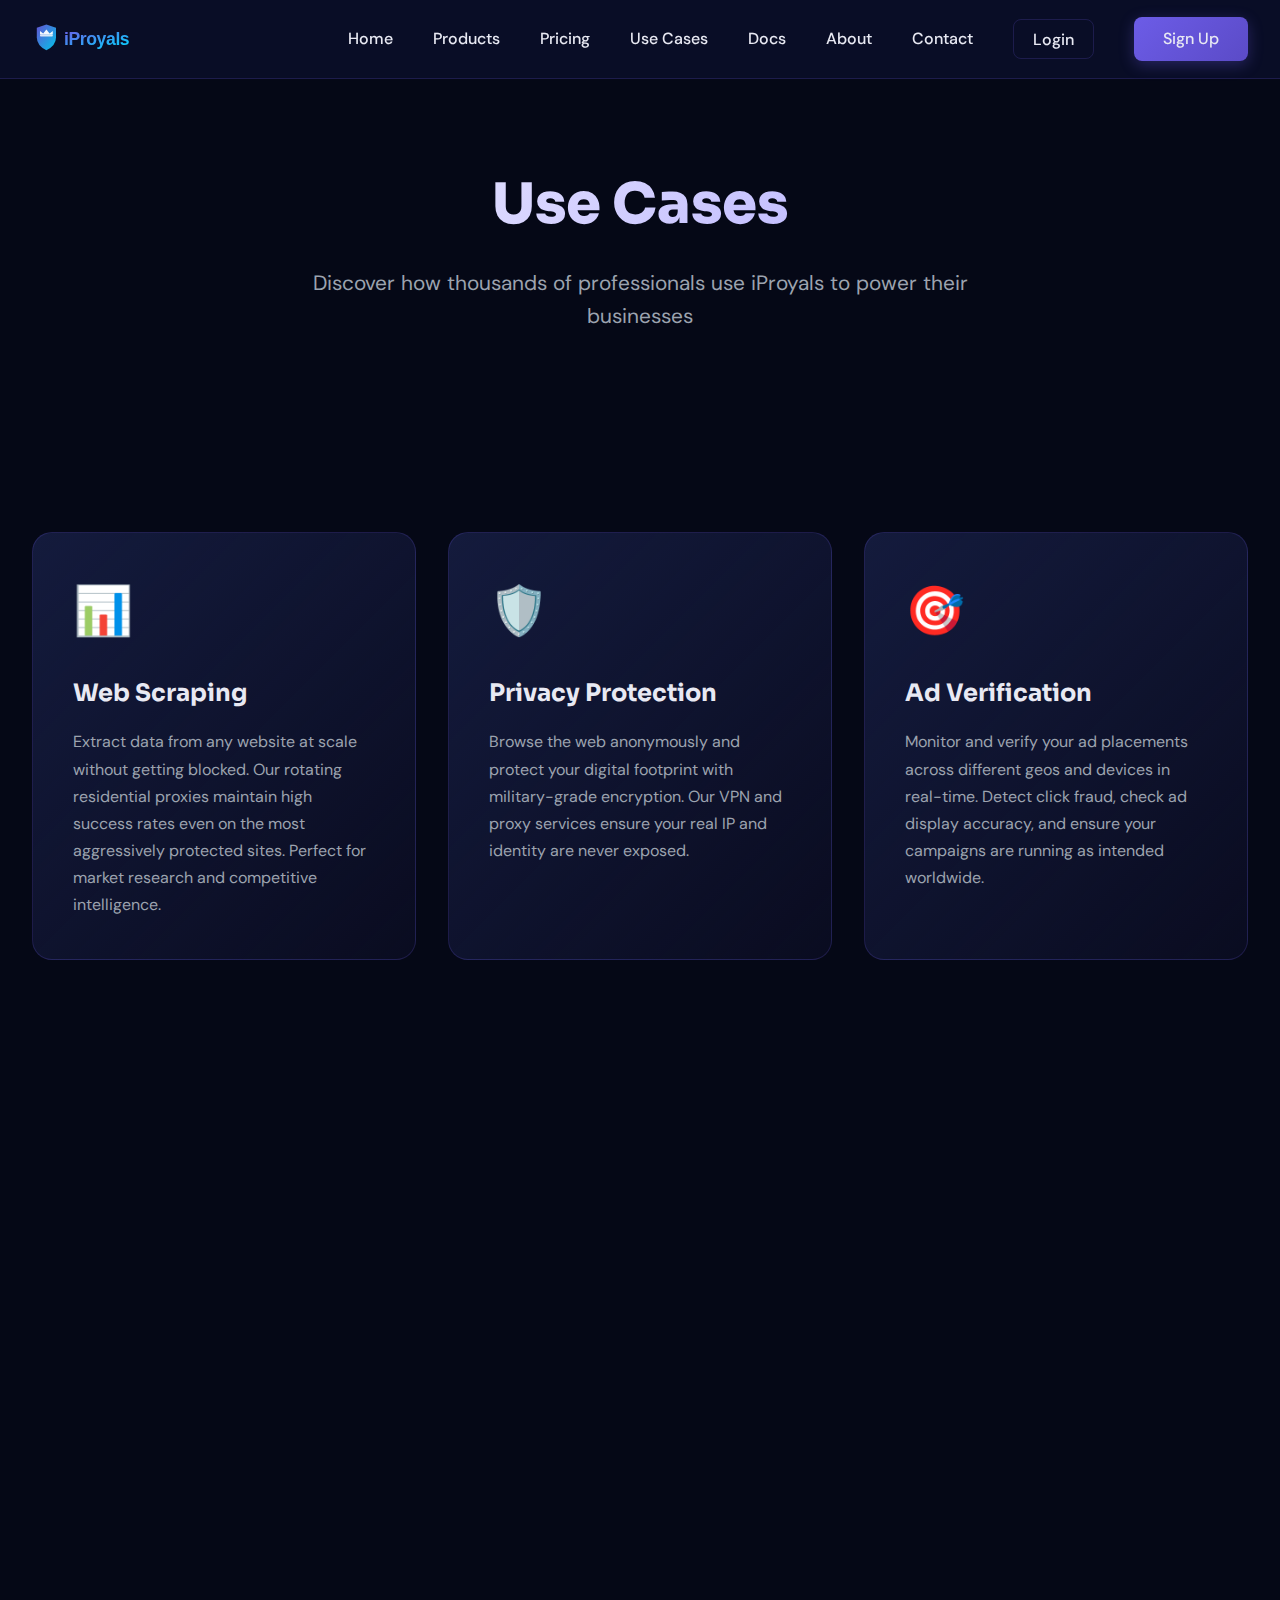
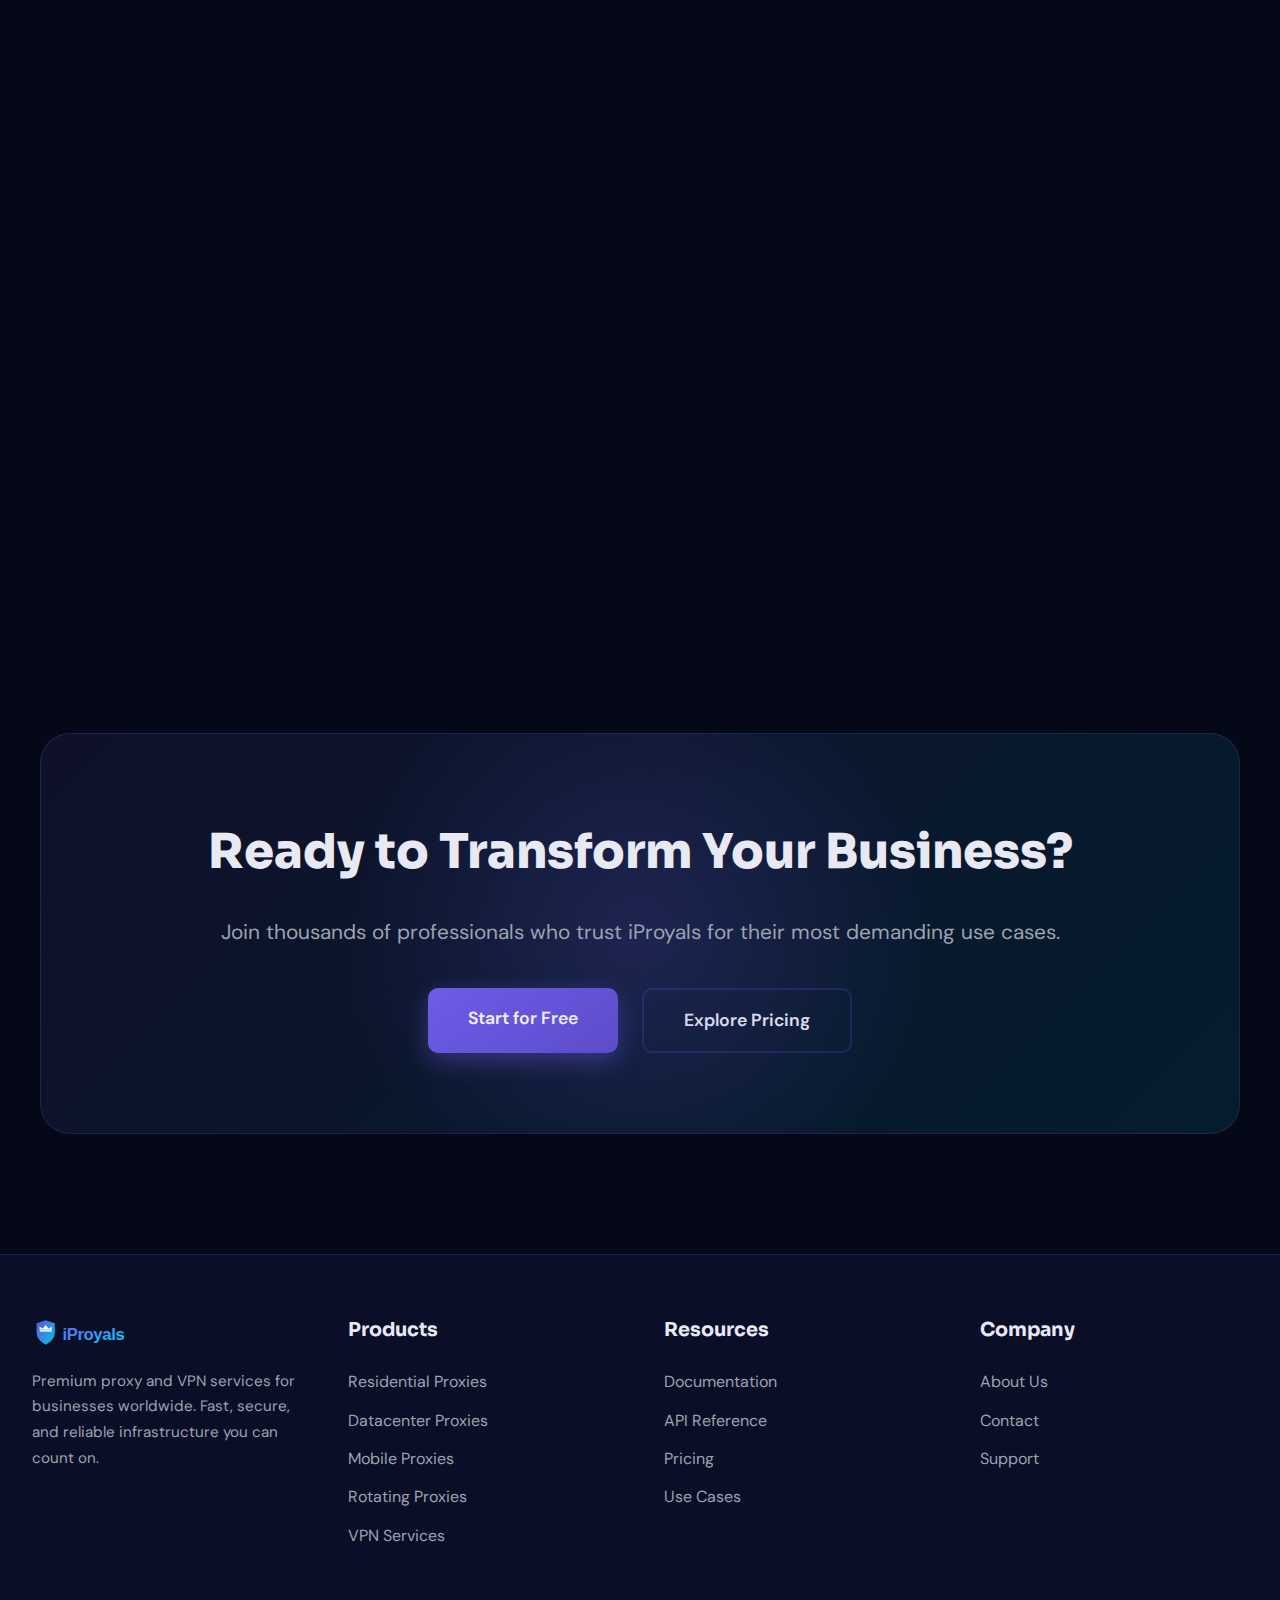
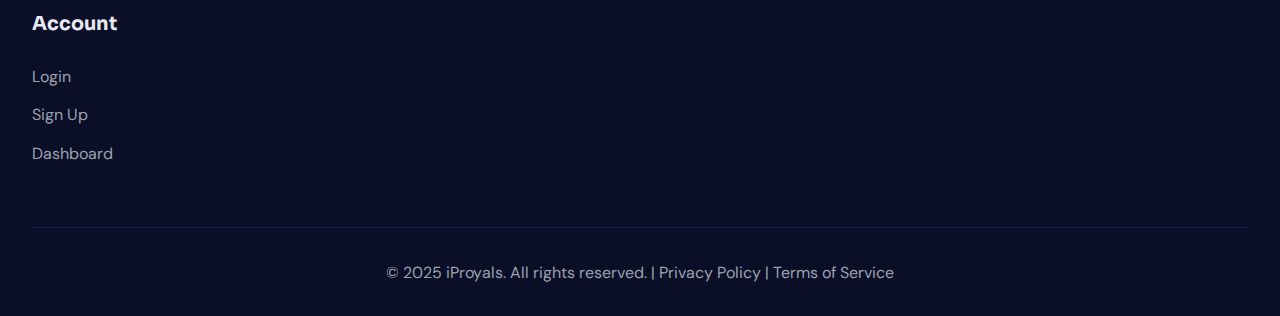
<file: use-cases.html>
<!DOCTYPE html>
<html lang="en">
<head>
    <meta charset="UTF-8">
    <meta name="viewport" content="width=device-width, initial-scale=1.0">
    <meta name="description" content="iProyals Use Cases - Web scraping, ad verification, social media management, SEO monitoring and more.">
    <title>Use Cases - iProyals</title>
    <link rel="icon" href="favicon.svg" type="image/svg+xml">
    <link rel="preconnect" href="https://fonts.googleapis.com">
    <link rel="preconnect" href="https://fonts.gstatic.com" crossorigin>
    <link href="https://fonts.googleapis.com/css2?family=Sora:wght@300;400;600;700;800&family=DM+Sans:wght@400;500;700&display=swap" rel="stylesheet">
    <link rel="stylesheet" href="styles.css">
</head>
<body>

    <!-- Navigation -->
    <nav>
        <div class="nav-container">
            <a href="index.html" class="logo-container">
                <img src="logo.svg" alt="iProyals Logo" class="logo-image">
            </a>
            <button class="mobile-menu-toggle" aria-label="Toggle menu">
                <span>☰</span>
            </button>
            <ul class="nav-menu">
                <li><a href="index.html">Home</a></li>
                <li><a href="products.html">Products</a></li>
                <li><a href="pricing.html">Pricing</a></li>
                <li><a href="use-cases.html">Use Cases</a></li>
                <li><a href="documentation.html">Docs</a></li>
                <li><a href="about.html">About</a></li>
                <li><a href="contact.html">Contact</a></li>
                <li><a href="https://myaccount.iproyals.shop/" class="nav-login" target="_blank" rel="noopener">Login</a></li>
                <li><a href="https://myaccount.iproyals.shop/" class="cta-button" target="_blank" rel="noopener">Sign Up</a></li>
            </ul>
        </div>
    </nav>

    <!-- Page Hero -->
    <div class="page-hero">
        <h1>Use Cases</h1>
        <p>Discover how thousands of professionals use iProyals to power their businesses</p>
    </div>

    <!-- Use Cases Grid -->
    <section>
        <div class="use-cases-grid">
            <div class="use-case-card">
                <div class="use-case-icon">📊</div>
                <h3>Web Scraping</h3>
                <p>Extract data from any website at scale without getting blocked. Our rotating residential proxies maintain high success rates even on the most aggressively protected sites. Perfect for market research and competitive intelligence.</p>
            </div>
            <div class="use-case-card">
                <div class="use-case-icon">🛡️</div>
                <h3>Privacy Protection</h3>
                <p>Browse the web anonymously and protect your digital footprint with military-grade encryption. Our VPN and proxy services ensure your real IP and identity are never exposed.</p>
            </div>
            <div class="use-case-card">
                <div class="use-case-icon">🎯</div>
                <h3>Ad Verification</h3>
                <p>Monitor and verify your ad placements across different geos and devices in real-time. Detect click fraud, check ad display accuracy, and ensure your campaigns are running as intended worldwide.</p>
            </div>
            <div class="use-case-card">
                <div class="use-case-icon">🔍</div>
                <h3>SEO Monitoring</h3>
                <p>Track search engine rankings and competitor keywords from any location worldwide. Get accurate, location-specific SERPs without triggering bot detection systems.</p>
            </div>
            <div class="use-case-card">
                <div class="use-case-icon">🛒</div>
                <h3>Price Monitoring</h3>
                <p>Track competitor pricing, stock levels, and product availability across e-commerce platforms in real time. Make smarter pricing decisions with accurate market data.</p>
            </div>
            <div class="use-case-card">
                <div class="use-case-icon">🌐</div>
                <h3>Content Access</h3>
                <p>Access geo-restricted content, streaming services, and platforms from anywhere in the world. Our global IP network covers every major region and country.</p>
            </div>
            <div class="use-case-card">
                <div class="use-case-icon">📱</div>
                <h3>Social Media Management</h3>
                <p>Manage multiple social media accounts across platforms safely and at scale. Our mobile proxies carry the highest trust score, keeping your accounts safe from flags and bans.</p>
            </div>
            <div class="use-case-card">
                <div class="use-case-icon">🧪</div>
                <h3>QA &amp; Testing</h3>
                <p>Test your websites and applications from different geographic locations, network types, and devices. Ensure your users get the same experience no matter where they are.</p>
            </div>
            <div class="use-case-card">
                <div class="use-case-icon">🏪</div>
                <h3>Retail Automation</h3>
                <p>Boost your success rate in limited releases and high-demand product drops with our ultra-fast datacenter proxies and intelligent IP rotation.</p>
            </div>
            <div class="use-case-card">
                <div class="use-case-icon">📈</div>
                <h3>Market Research</h3>
                <p>Gather comprehensive market intelligence from across the globe without geographic restrictions. Access local pricing, product listings, and consumer trends in any country.</p>
            </div>
            <div class="use-case-card">
                <div class="use-case-icon">🔐</div>
                <h3>Brand Protection</h3>
                <p>Monitor your brand across the internet for unauthorized use, counterfeit products, and trademark violations. Detect and respond to threats before they escalate.</p>
            </div>
            <div class="use-case-card">
                <div class="use-case-icon">🎮</div>
                <h3>Gaming &amp; Accounts</h3>
                <p>Reduce latency, bypass geo-restrictions on game servers, manage multiple accounts, and protect your connection from DDoS attacks with our global network.</p>
            </div>
        </div>
    </section>

    <!-- CTA Section -->
    <section class="cta-section">
        <h2>Ready to Transform Your Business?</h2>
        <p>Join thousands of professionals who trust iProyals for their most demanding use cases.</p>
        <div class="hero-buttons">
            <a href="https://myaccount.iproyals.shop/" class="btn-primary" target="_blank" rel="noopener">Start for Free</a>
            <a href="pricing.html" class="btn-secondary">Explore Pricing</a>
        </div>
    </section>

    <!-- Footer -->
    <footer>
        <div class="footer-content">
            <div class="footer-section footer-brand">
                <a href="index.html" class="logo-container">
                    <img src="logo.svg" alt="iProyals" class="footer-logo">
                </a>
                <p>Premium proxy and VPN services for businesses worldwide. Fast, secure, and reliable infrastructure you can count on.</p>
            </div>
            <div class="footer-section">
                <h4>Products</h4>
                <ul>
                    <li><a href="products.html#residential">Residential Proxies</a></li>
                    <li><a href="products.html#datacenter">Datacenter Proxies</a></li>
                    <li><a href="products.html#mobile">Mobile Proxies</a></li>
                    <li><a href="products.html#rotating">Rotating Proxies</a></li>
                    <li><a href="products.html#vpn">VPN Services</a></li>
                </ul>
            </div>
            <div class="footer-section">
                <h4>Resources</h4>
                <ul>
                    <li><a href="documentation.html">Documentation</a></li>
                    <li><a href="documentation.html#api">API Reference</a></li>
                    <li><a href="pricing.html">Pricing</a></li>
                    <li><a href="use-cases.html">Use Cases</a></li>
                </ul>
            </div>
            <div class="footer-section">
                <h4>Company</h4>
                <ul>
                    <li><a href="about.html">About Us</a></li>
                    <li><a href="contact.html">Contact</a></li>
                    <li><a href="contact.html">Support</a></li>
                </ul>
            </div>
            <div class="footer-section">
                <h4>Account</h4>
                <ul>
                    <li><a href="https://myaccount.iproyals.shop/" target="_blank" rel="noopener">Login</a></li>
                    <li><a href="https://myaccount.iproyals.shop/" target="_blank" rel="noopener">Sign Up</a></li>
                    <li><a href="https://myaccount.iproyals.shop/" target="_blank" rel="noopener">Dashboard</a></li>
                </ul>
            </div>
        </div>
        <div class="footer-bottom">
            <p>&copy; 2025 iProyals. All rights reserved. | <a href="#">Privacy Policy</a> | <a href="#">Terms of Service</a></p>
        </div>
    </footer>

    <script src="main.js"></script>
</body>
</html>
</file>
<file: styles.css>
/* ============================================
   iProyals Website - Main Stylesheet
   ============================================ */

/* CSS Variables */
:root {
    --primary: #6C5CE7;
    --primary-dark: #5B4BC7;
    --primary-light: #A29BFE;
    --secondary: #00D9FF;
    --accent: #FFD93D;
    --bg-dark: #0A0E27;
    --bg-darker: #050816;
    --text-light: #E8E9F3;
    --text-gray: #9CA3AF;
    --card-bg: #141B3D;
    --border: rgba(108, 92, 231, 0.2);
}

/* Reset & Base Styles */
* {
    margin: 0;
    padding: 0;
    box-sizing: border-box;
}

body {
    font-family: 'DM Sans', sans-serif;
    background: var(--bg-darker);
    color: var(--text-light);
    line-height: 1.6;
    overflow-x: hidden;
}

/* Navigation */
nav {
    position: fixed;
    top: 0;
    width: 100%;
    background: rgba(10, 14, 39, 0.95);
    backdrop-filter: blur(10px);
    z-index: 1000;
    border-bottom: 1px solid var(--border);
}

.nav-container {
    max-width: 1400px;
    margin: 0 auto;
    padding: 1.2rem 2rem;
    display: flex;
    justify-content: space-between;
    align-items: center;
}

.logo-container {
    display: flex;
    align-items: center;
    gap: 0.8rem;
    text-decoration: none;
}

.logo-image {
    height: 40px;
    width: auto;
}

.logo {
    font-family: 'Sora', sans-serif;
    font-size: 1.8rem;
    font-weight: 800;
    background: linear-gradient(135deg, var(--primary) 0%, var(--secondary) 100%);
    -webkit-background-clip: text;
    -webkit-text-fill-color: transparent;
    background-clip: text;
    letter-spacing: -0.5px;
}

.nav-menu {
    display: flex;
    gap: 2.5rem;
    list-style: none;
    align-items: center;
}

.nav-menu a {
    color: var(--text-light);
    text-decoration: none;
    font-weight: 500;
    transition: color 0.3s;
    position: relative;
}

.nav-menu a:hover {
    color: var(--primary-light);
}

.nav-menu a::after {
    content: '';
    position: absolute;
    bottom: -5px;
    left: 0;
    width: 0;
    height: 2px;
    background: var(--primary);
    transition: width 0.3s;
}

.nav-menu a:hover::after {
    width: 100%;
}

.cta-button {
    background: linear-gradient(135deg, var(--primary) 0%, var(--primary-dark) 100%);
    color: white;
    padding: 0.7rem 1.8rem;
    border-radius: 8px;
    text-decoration: none;
    font-weight: 600;
    transition: all 0.3s;
    box-shadow: 0 4px 15px rgba(108, 92, 231, 0.3);
}

.cta-button:hover {
    transform: translateY(-2px);
    box-shadow: 0 6px 20px rgba(108, 92, 231, 0.5);
}

.mobile-menu-toggle {
    display: none;
    background: none;
    border: none;
    color: var(--text-light);
    font-size: 1.5rem;
    cursor: pointer;
}

/* Hero Section */
.hero {
    padding: 180px 2rem 120px;
    max-width: 1400px;
    margin: 0 auto;
    text-align: center;
    position: relative;
}

.hero::before {
    content: '';
    position: absolute;
    top: -200px;
    left: 50%;
    transform: translateX(-50%);
    width: 800px;
    height: 800px;
    background: radial-gradient(circle, rgba(108, 92, 231, 0.15) 0%, transparent 70%);
    pointer-events: none;
}

.hero h1 {
    font-family: 'Sora', sans-serif;
    font-size: 4.5rem;
    font-weight: 800;
    line-height: 1.1;
    margin-bottom: 1.5rem;
    background: linear-gradient(135deg, #FFFFFF 0%, var(--primary-light) 100%);
    -webkit-background-clip: text;
    -webkit-text-fill-color: transparent;
    background-clip: text;
    animation: fadeInUp 0.8s ease-out;
}

.hero p {
    font-size: 1.4rem;
    color: var(--text-gray);
    max-width: 700px;
    margin: 0 auto 3rem;
    animation: fadeInUp 0.8s ease-out 0.2s backwards;
}

.hero-buttons {
    display: flex;
    gap: 1.5rem;
    justify-content: center;
    animation: fadeInUp 0.8s ease-out 0.4s backwards;
}

/* Buttons */
.btn-primary {
    background: linear-gradient(135deg, var(--primary) 0%, var(--primary-dark) 100%);
    color: white;
    padding: 1rem 2.5rem;
    border-radius: 10px;
    text-decoration: none;
    font-weight: 600;
    font-size: 1.1rem;
    transition: all 0.3s;
    box-shadow: 0 8px 25px rgba(108, 92, 231, 0.4);
    border: none;
    cursor: pointer;
    display: inline-block;
}

.btn-primary:hover {
    transform: translateY(-3px);
    box-shadow: 0 12px 35px rgba(108, 92, 231, 0.6);
}

.btn-secondary {
    background: transparent;
    color: var(--text-light);
    padding: 1rem 2.5rem;
    border-radius: 10px;
    text-decoration: none;
    font-weight: 600;
    font-size: 1.1rem;
    border: 2px solid var(--border);
    transition: all 0.3s;
    display: inline-block;
}

.btn-secondary:hover {
    border-color: var(--primary);
    background: rgba(108, 92, 231, 0.1);
}

/* Stats Section */
.stats {
    max-width: 1200px;
    margin: 80px auto;
    padding: 0 2rem;
    display: grid;
    grid-template-columns: repeat(auto-fit, minmax(250px, 1fr));
    gap: 3rem;
}

.stat-card {
    text-align: center;
    padding: 2rem;
    background: var(--card-bg);
    border-radius: 15px;
    border: 1px solid var(--border);
    transition: all 0.3s;
}

.stat-card:hover {
    transform: translateY(-5px);
    border-color: var(--primary);
    box-shadow: 0 10px 30px rgba(108, 92, 231, 0.2);
}

.stat-number {
    font-family: 'Sora', sans-serif;
    font-size: 3rem;
    font-weight: 800;
    background: linear-gradient(135deg, var(--primary) 0%, var(--secondary) 100%);
    -webkit-background-clip: text;
    -webkit-text-fill-color: transparent;
    background-clip: text;
    margin-bottom: 0.5rem;
}

.stat-label {
    color: var(--text-gray);
    font-size: 1.1rem;
}

/* Section Styles */
section {
    max-width: 1400px;
    margin: 120px auto;
    padding: 0 2rem;
}

.section-title {
    font-family: 'Sora', sans-serif;
    font-size: 3rem;
    font-weight: 800;
    text-align: center;
    margin-bottom: 1rem;
    background: linear-gradient(135deg, #FFFFFF 0%, var(--primary-light) 100%);
    -webkit-background-clip: text;
    -webkit-text-fill-color: transparent;
    background-clip: text;
}

.section-subtitle {
    text-align: center;
    color: var(--text-gray);
    font-size: 1.2rem;
    margin-bottom: 4rem;
}

/* Features Grid */
.features-grid {
    display: grid;
    grid-template-columns: repeat(auto-fit, minmax(350px, 1fr));
    gap: 2.5rem;
}

.feature-card {
    background: var(--card-bg);
    padding: 2.5rem;
    border-radius: 20px;
    border: 1px solid var(--border);
    transition: all 0.3s;
    position: relative;
    overflow: hidden;
}

.feature-card::before {
    content: '';
    position: absolute;
    top: 0;
    left: 0;
    width: 100%;
    height: 4px;
    background: linear-gradient(90deg, var(--primary) 0%, var(--secondary) 100%);
    transform: scaleX(0);
    transform-origin: left;
    transition: transform 0.3s;
}

.feature-card:hover::before {
    transform: scaleX(1);
}

.feature-card:hover {
    transform: translateY(-5px);
    border-color: var(--primary);
    box-shadow: 0 15px 40px rgba(108, 92, 231, 0.2);
}

.feature-icon {
    width: 60px;
    height: 60px;
    background: linear-gradient(135deg, var(--primary) 0%, var(--primary-dark) 100%);
    border-radius: 12px;
    display: flex;
    align-items: center;
    justify-content: center;
    font-size: 1.8rem;
    margin-bottom: 1.5rem;
}

.feature-card h3 {
    font-family: 'Sora', sans-serif;
    font-size: 1.5rem;
    margin-bottom: 1rem;
    color: var(--text-light);
}

.feature-card p {
    color: var(--text-gray);
    line-height: 1.7;
}

/* Pricing Styles */
.pricing-tabs {
    display: flex;
    justify-content: center;
    gap: 1rem;
    margin-bottom: 3rem;
    flex-wrap: wrap;
}

.tab-button {
    background: var(--card-bg);
    color: var(--text-light);
    border: 2px solid var(--border);
    padding: 1rem 2rem;
    border-radius: 10px;
    font-weight: 600;
    cursor: pointer;
    transition: all 0.3s;
    font-size: 1rem;
}

.tab-button.active {
    background: linear-gradient(135deg, var(--primary) 0%, var(--primary-dark) 100%);
    border-color: var(--primary);
    box-shadow: 0 4px 15px rgba(108, 92, 231, 0.4);
}

.tab-button:hover {
    border-color: var(--primary);
}

.pricing-grid {
    display: none;
    grid-template-columns: repeat(auto-fit, minmax(280px, 1fr));
    gap: 2rem;
}

.pricing-grid.active {
    display: grid;
}

.pricing-card {
    background: var(--card-bg);
    border: 1px solid var(--border);
    border-radius: 20px;
    padding: 2.5rem;
    transition: all 0.3s;
    position: relative;
    overflow: hidden;
}

.pricing-card::before {
    content: '';
    position: absolute;
    top: 0;
    left: 0;
    right: 0;
    height: 5px;
    background: linear-gradient(90deg, var(--primary) 0%, var(--secondary) 100%);
    transform: scaleX(0);
    transition: transform 0.3s;
}

.pricing-card:hover::before {
    transform: scaleX(1);
}

.pricing-card:hover {
    transform: translateY(-8px);
    border-color: var(--primary);
    box-shadow: 0 20px 50px rgba(108, 92, 231, 0.3);
}

.pricing-card h3 {
    font-family: 'Sora', sans-serif;
    font-size: 1.3rem;
    margin-bottom: 1rem;
    color: var(--text-light);
}

.price {
    font-family: 'Sora', sans-serif;
    font-size: 2.5rem;
    font-weight: 800;
    background: linear-gradient(135deg, var(--primary) 0%, var(--secondary) 100%);
    -webkit-background-clip: text;
    -webkit-text-fill-color: transparent;
    background-clip: text;
    margin-bottom: 1.5rem;
}

.pricing-card .btn-primary {
    width: 100%;
    text-align: center;
}

/* Use Cases */
.use-cases-grid {
    display: grid;
    grid-template-columns: repeat(auto-fit, minmax(300px, 1fr));
    gap: 2rem;
}

.use-case-card {
    background: linear-gradient(135deg, var(--card-bg) 0%, rgba(108, 92, 231, 0.05) 100%);
    padding: 2.5rem;
    border-radius: 20px;
    border: 1px solid var(--border);
    transition: all 0.3s;
}

.use-case-card:hover {
    transform: translateY(-5px);
    border-color: var(--primary);
    box-shadow: 0 15px 40px rgba(108, 92, 231, 0.2);
}

.use-case-icon {
    font-size: 3rem;
    margin-bottom: 1.5rem;
}

.use-case-card h3 {
    font-family: 'Sora', sans-serif;
    font-size: 1.5rem;
    margin-bottom: 1rem;
}

.use-case-card p {
    color: var(--text-gray);
    line-height: 1.7;
}

/* CTA Section */
.cta-section {
    max-width: 1200px;
    margin: 120px auto;
    padding: 80px 2rem;
    text-align: center;
    background: linear-gradient(135deg, rgba(108, 92, 231, 0.1) 0%, rgba(0, 217, 255, 0.1) 100%);
    border-radius: 30px;
    border: 1px solid var(--border);
    position: relative;
    overflow: hidden;
}

.cta-section::before {
    content: '';
    position: absolute;
    top: 50%;
    left: 50%;
    transform: translate(-50%, -50%);
    width: 600px;
    height: 600px;
    background: radial-gradient(circle, rgba(108, 92, 231, 0.2) 0%, transparent 70%);
    pointer-events: none;
}

.cta-section h2 {
    font-family: 'Sora', sans-serif;
    font-size: 3rem;
    font-weight: 800;
    margin-bottom: 1.5rem;
    position: relative;
}

.cta-section p {
    font-size: 1.3rem;
    color: var(--text-gray);
    margin-bottom: 2.5rem;
    position: relative;
}

/* Content Sections */
.content-section {
    max-width: 1200px;
    margin: 80px auto;
    padding: 0 2rem;
}

.content-section h2 {
    font-family: 'Sora', sans-serif;
    font-size: 2.5rem;
    font-weight: 800;
    margin-bottom: 1.5rem;
    background: linear-gradient(135deg, #FFFFFF 0%, var(--primary-light) 100%);
    -webkit-background-clip: text;
    -webkit-text-fill-color: transparent;
    background-clip: text;
}

.content-section h3 {
    font-family: 'Sora', sans-serif;
    font-size: 1.8rem;
    margin-top: 2rem;
    margin-bottom: 1rem;
    color: var(--text-light);
}

.content-section p {
    color: var(--text-gray);
    line-height: 1.8;
    margin-bottom: 1.5rem;
    font-size: 1.1rem;
}

.content-section ul,
.content-section ol {
    margin-left: 2rem;
    margin-bottom: 1.5rem;
    color: var(--text-gray);
}

.content-section li {
    margin-bottom: 0.8rem;
    line-height: 1.7;
}

.content-section pre {
    background: var(--card-bg);
    padding: 1.5rem;
    border-radius: 10px;
    overflow-x: auto;
    color: var(--text-light);
    margin-bottom: 1.5rem;
}

/* Contact Form Styles */
.contact-grid {
    display: grid;
    grid-template-columns: 1fr 1fr;
    gap: 4rem;
    margin-top: 4rem;
}

.contact-form {
    background: var(--card-bg);
    padding: 3rem;
    border-radius: 20px;
    border: 1px solid var(--border);
}

.form-group {
    margin-bottom: 1.5rem;
}

.form-group label {
    display: block;
    margin-bottom: 0.5rem;
    color: var(--text-light);
    font-weight: 600;
}

.form-group input,
.form-group textarea,
.form-group select {
    width: 100%;
    padding: 0.8rem 1rem;
    background: var(--bg-darker);
    border: 1px solid var(--border);
    border-radius: 8px;
    color: var(--text-light);
    font-family: 'DM Sans', sans-serif;
    font-size: 1rem;
    transition: border-color 0.3s;
}

.form-group input:focus,
.form-group textarea:focus,
.form-group select:focus {
    outline: none;
    border-color: var(--primary);
}

.form-group textarea {
    min-height: 150px;
    resize: vertical;
}

.contact-info {
    display: flex;
    flex-direction: column;
    gap: 2rem;
}

.info-card {
    background: var(--card-bg);
    padding: 2rem;
    border-radius: 15px;
    border: 1px solid var(--border);
    transition: all 0.3s;
}

.info-card:hover {
    transform: translateY(-5px);
    border-color: var(--primary);
    box-shadow: 0 10px 30px rgba(108, 92, 231, 0.2);
}

.info-icon {
    width: 50px;
    height: 50px;
    background: linear-gradient(135deg, var(--primary) 0%, var(--primary-dark) 100%);
    border-radius: 10px;
    display: flex;
    align-items: center;
    justify-content: center;
    font-size: 1.5rem;
    margin-bottom: 1rem;
}

.info-card h3 {
    font-family: 'Sora', sans-serif;
    font-size: 1.3rem;
    margin-bottom: 0.5rem;
    color: var(--text-light);
}

.info-card p {
    color: var(--text-gray);
}

/* Nav Login Link */
.nav-login {
    color: var(--text-light) !important;
    border: 1px solid var(--border);
    padding: 0.55rem 1.2rem;
    border-radius: 8px;
    transition: all 0.3s !important;
}

.nav-login:hover {
    border-color: var(--primary) !important;
    background: rgba(108, 92, 231, 0.1);
    color: var(--primary-light) !important;
}

.nav-login::after {
    display: none !important;
}

/* Page Hero (for inner pages) */
.page-hero {
    padding: 160px 2rem 80px;
    text-align: center;
    max-width: 1400px;
    margin: 0 auto;
}

.page-hero h1 {
    font-family: 'Sora', sans-serif;
    font-size: 3.5rem;
    font-weight: 800;
    margin-bottom: 1rem;
    background: linear-gradient(135deg, #FFFFFF 0%, var(--primary-light) 100%);
    -webkit-background-clip: text;
    -webkit-text-fill-color: transparent;
    background-clip: text;
}

.page-hero p {
    color: var(--text-gray);
    font-size: 1.3rem;
    max-width: 700px;
    margin: 0 auto;
}

/* Hero Badge */
.hero-badge {
    display: inline-block;
    background: rgba(108, 92, 231, 0.15);
    border: 1px solid rgba(108, 92, 231, 0.4);
    color: var(--primary-light);
    padding: 0.5rem 1.5rem;
    border-radius: 50px;
    font-size: 0.95rem;
    font-weight: 600;
    margin-bottom: 2rem;
    animation: fadeInUp 0.6s ease-out;
}

/* Hero Trust Badges */
.hero-trust {
    display: flex;
    gap: 2rem;
    justify-content: center;
    flex-wrap: wrap;
    margin-top: 2rem;
    color: var(--text-gray);
    font-size: 0.95rem;
    animation: fadeInUp 0.8s ease-out 0.6s backwards;
}

.hero-trust span {
    color: var(--text-gray);
}

/* Feature Link */
.feature-link {
    display: inline-block;
    margin-top: 1.2rem;
    color: var(--primary-light);
    text-decoration: none;
    font-weight: 600;
    font-size: 0.95rem;
    transition: color 0.3s;
}

.feature-link:hover {
    color: var(--secondary);
}

/* Why Section */
.why-section {
    background: rgba(108, 92, 231, 0.03);
    border-top: 1px solid var(--border);
    border-bottom: 1px solid var(--border);
    margin: 120px 0;
    padding: 80px 2rem;
    max-width: 100%;
}

.why-grid {
    max-width: 1200px;
    margin: 0 auto;
    display: grid;
    grid-template-columns: repeat(auto-fit, minmax(340px, 1fr));
    gap: 2.5rem;
}

.why-item {
    display: flex;
    gap: 1.5rem;
    align-items: flex-start;
}

.why-icon {
    font-size: 2rem;
    flex-shrink: 0;
    width: 50px;
    height: 50px;
    display: flex;
    align-items: center;
    justify-content: center;
    background: rgba(108, 92, 231, 0.1);
    border-radius: 12px;
    border: 1px solid var(--border);
}

.why-item h3 {
    font-family: 'Sora', sans-serif;
    font-size: 1.2rem;
    margin-bottom: 0.5rem;
    color: var(--text-light);
}

.why-item p {
    color: var(--text-gray);
    line-height: 1.6;
    font-size: 0.98rem;
}

/* Pricing Badge */
.pricing-badge {
    display: inline-block;
    background: linear-gradient(135deg, var(--primary) 0%, var(--secondary) 100%);
    color: white;
    font-size: 0.75rem;
    font-weight: 700;
    padding: 0.25rem 0.8rem;
    border-radius: 50px;
    margin-bottom: 1rem;
    text-transform: uppercase;
    letter-spacing: 0.5px;
}

.price-period {
    font-size: 1rem;
    color: var(--text-gray);
    font-weight: 400;
}

.pricing-desc {
    color: var(--text-gray);
    font-size: 0.95rem;
    margin-bottom: 1.5rem;
    line-height: 1.5;
}

.pricing-features {
    list-style: none;
    margin-bottom: 2rem;
    display: flex;
    flex-direction: column;
    gap: 0.6rem;
}

.pricing-features li {
    color: var(--text-gray);
    font-size: 0.95rem;
}

/* Product Sections */
.product-section {
    max-width: 1200px;
    margin: 80px auto;
    padding: 2.5rem;
    background: var(--card-bg);
    border: 1px solid var(--border);
    border-radius: 24px;
    transition: border-color 0.3s;
}

.product-section:hover {
    border-color: rgba(108, 92, 231, 0.4);
}

.product-header {
    display: flex;
    align-items: center;
    gap: 1.5rem;
    margin-bottom: 2.5rem;
    padding-bottom: 2rem;
    border-bottom: 1px solid var(--border);
}

.product-header h2 {
    font-family: 'Sora', sans-serif;
    font-size: 2rem;
    font-weight: 800;
    color: var(--text-light);
    margin-bottom: 0.3rem;
}

.product-header p {
    color: var(--text-gray);
    font-size: 1.05rem;
}

.product-body {
    display: grid;
    grid-template-columns: 1fr auto;
    gap: 3rem;
    align-items: start;
}

.product-desc p {
    color: var(--text-gray);
    line-height: 1.8;
    margin-bottom: 1.2rem;
    font-size: 1.05rem;
}

.product-features-list {
    list-style: none;
    margin: 1.5rem 0 2rem;
    display: flex;
    flex-direction: column;
    gap: 0.7rem;
}

.product-features-list li {
    color: var(--text-gray);
    font-size: 1rem;
}

.product-stats {
    display: grid;
    grid-template-columns: 1fr 1fr;
    gap: 1rem;
    min-width: 280px;
}

.product-stat {
    background: var(--bg-darker);
    border: 1px solid var(--border);
    border-radius: 12px;
    padding: 1.2rem;
    text-align: center;
}

.product-stat span {
    display: block;
    font-family: 'Sora', sans-serif;
    font-size: 1.3rem;
    font-weight: 800;
    background: linear-gradient(135deg, var(--primary) 0%, var(--secondary) 100%);
    -webkit-background-clip: text;
    -webkit-text-fill-color: transparent;
    background-clip: text;
    margin-bottom: 0.3rem;
}

.product-stat p {
    color: var(--text-gray);
    font-size: 0.85rem;
    margin: 0;
}

/* Footer Brand */
.footer-brand {
    max-width: 300px;
}

.footer-brand p {
    color: var(--text-gray);
    line-height: 1.7;
    margin-top: 1rem;
    font-size: 0.95rem;
}

.footer-logo {
    height: 38px;
    width: auto;
}

.social-links {
    display: flex;
    gap: 1rem;
    margin-top: 1.5rem;
}

.social-links a {
    width: 38px;
    height: 38px;
    background: var(--card-bg);
    border: 1px solid var(--border);
    border-radius: 8px;
    display: flex;
    align-items: center;
    justify-content: center;
    color: var(--text-gray);
    text-decoration: none;
    font-size: 1rem;
    transition: all 0.3s;
}

.social-links a:hover {
    border-color: var(--primary);
    color: var(--primary-light);
    background: rgba(108, 92, 231, 0.1);
}

.footer-bottom a {
    color: var(--text-gray);
    text-decoration: none;
    transition: color 0.3s;
}

.footer-bottom a:hover {
    color: var(--primary-light);
}

/* Footer */
footer {
    background: var(--bg-dark);
    border-top: 1px solid var(--border);
    padding: 60px 2rem 30px;
    margin-top: 120px;
}

.footer-content {
    max-width: 1400px;
    margin: 0 auto;
    display: grid;
    grid-template-columns: repeat(auto-fit, minmax(250px, 1fr));
    gap: 3rem;
    margin-bottom: 3rem;
}

.footer-section h4 {
    font-family: 'Sora', sans-serif;
    font-size: 1.2rem;
    margin-bottom: 1.5rem;
    color: var(--text-light);
}

.footer-section ul {
    list-style: none;
}

.footer-section ul li {
    margin-bottom: 0.8rem;
}

.footer-section a {
    color: var(--text-gray);
    text-decoration: none;
    transition: color 0.3s;
}

.footer-section a:hover {
    color: var(--primary-light);
}

.footer-bottom {
    max-width: 1400px;
    margin: 0 auto;
    padding-top: 2rem;
    border-top: 1px solid var(--border);
    text-align: center;
    color: var(--text-gray);
}

/* Animations */
@keyframes fadeInUp {
    from {
        opacity: 0;
        transform: translateY(30px);
    }
    to {
        opacity: 1;
        transform: translateY(0);
    }
}

/* Responsive Design */
@media (max-width: 1024px) {
    .nav-menu {
        gap: 1.5rem;
    }
    
    .features-grid {
        grid-template-columns: repeat(auto-fit, minmax(300px, 1fr));
    }
}

@media (max-width: 768px) {
    .mobile-menu-toggle {
        display: block;
    }

    .nav-menu {
        position: fixed;
        top: 70px;
        left: -100%;
        width: 100%;
        height: calc(100vh - 70px);
        background: rgba(10, 14, 39, 0.98);
        flex-direction: column;
        padding: 2rem;
        transition: left 0.3s;
        gap: 1.5rem;
        overflow-y: auto;
    }

    .nav-menu.active {
        left: 0;
    }

    .hero h1 {
        font-size: 2.5rem;
    }

    .hero p {
        font-size: 1.1rem;
    }

    .hero-buttons {
        flex-direction: column;
        align-items: center;
    }

    .hero-trust {
        flex-direction: column;
        gap: 0.8rem;
        align-items: center;
    }

    .section-title {
        font-size: 2rem;
    }

    .page-hero h1 {
        font-size: 2.2rem;
    }

    .pricing-grid {
        grid-template-columns: 1fr;
    }

    .features-grid {
        grid-template-columns: 1fr;
    }

    .pricing-tabs {
        flex-direction: column;
    }

    .stats {
        grid-template-columns: 1fr 1fr;
    }

    .use-cases-grid {
        grid-template-columns: 1fr;
    }

    .cta-section h2 {
        font-size: 2rem;
    }

    .cta-section p {
        font-size: 1.1rem;
    }

    .contact-grid {
        grid-template-columns: 1fr;
        gap: 2rem;
    }

    .why-grid {
        grid-template-columns: 1fr;
    }

    .product-body {
        grid-template-columns: 1fr;
    }

    .product-stats {
        min-width: unset;
    }

    .product-header {
        flex-direction: column;
        align-items: flex-start;
    }

    .footer-content {
        grid-template-columns: 1fr 1fr;
    }

    .footer-brand {
        grid-column: 1 / -1;
        max-width: 100%;
    }
}

@media (max-width: 480px) {
    .stats {
        grid-template-columns: 1fr;
    }

    .footer-content {
        grid-template-columns: 1fr;
    }

    .product-stats {
        grid-template-columns: 1fr 1fr;
    }
}
</file>
